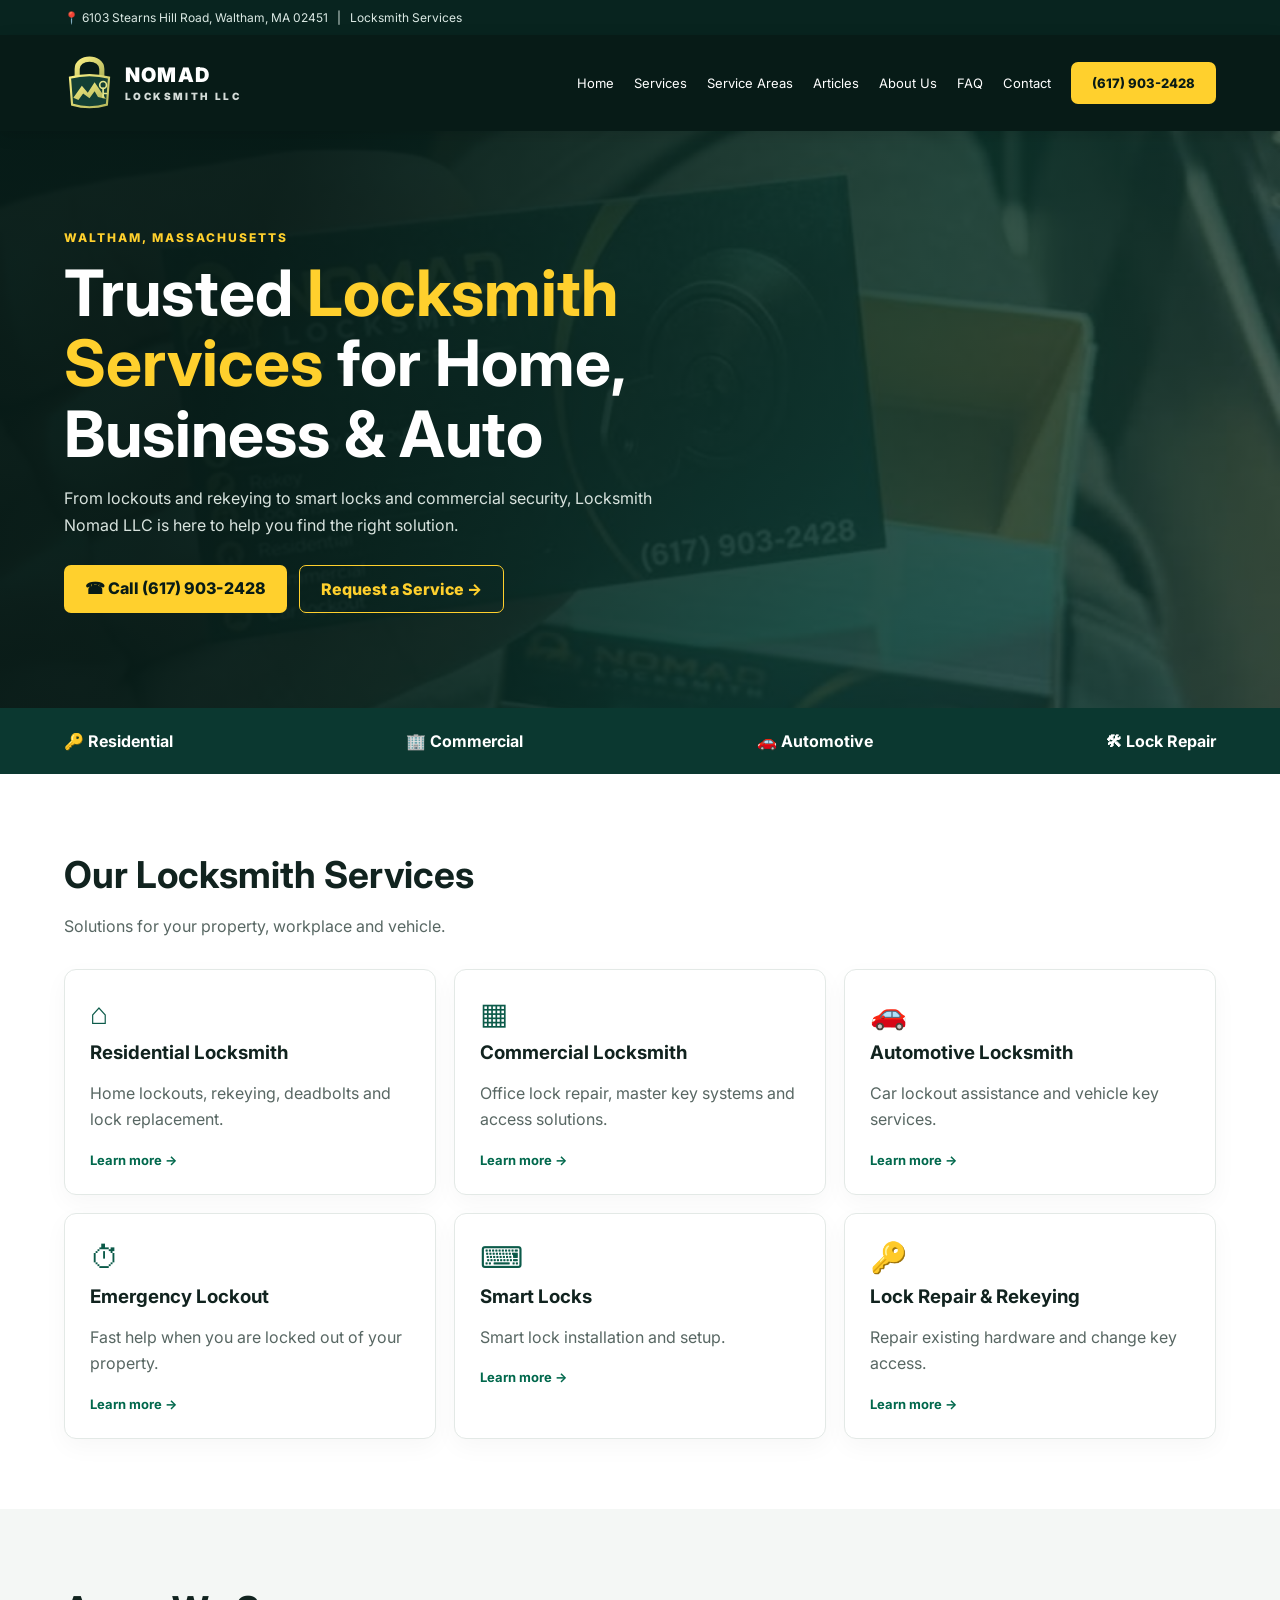
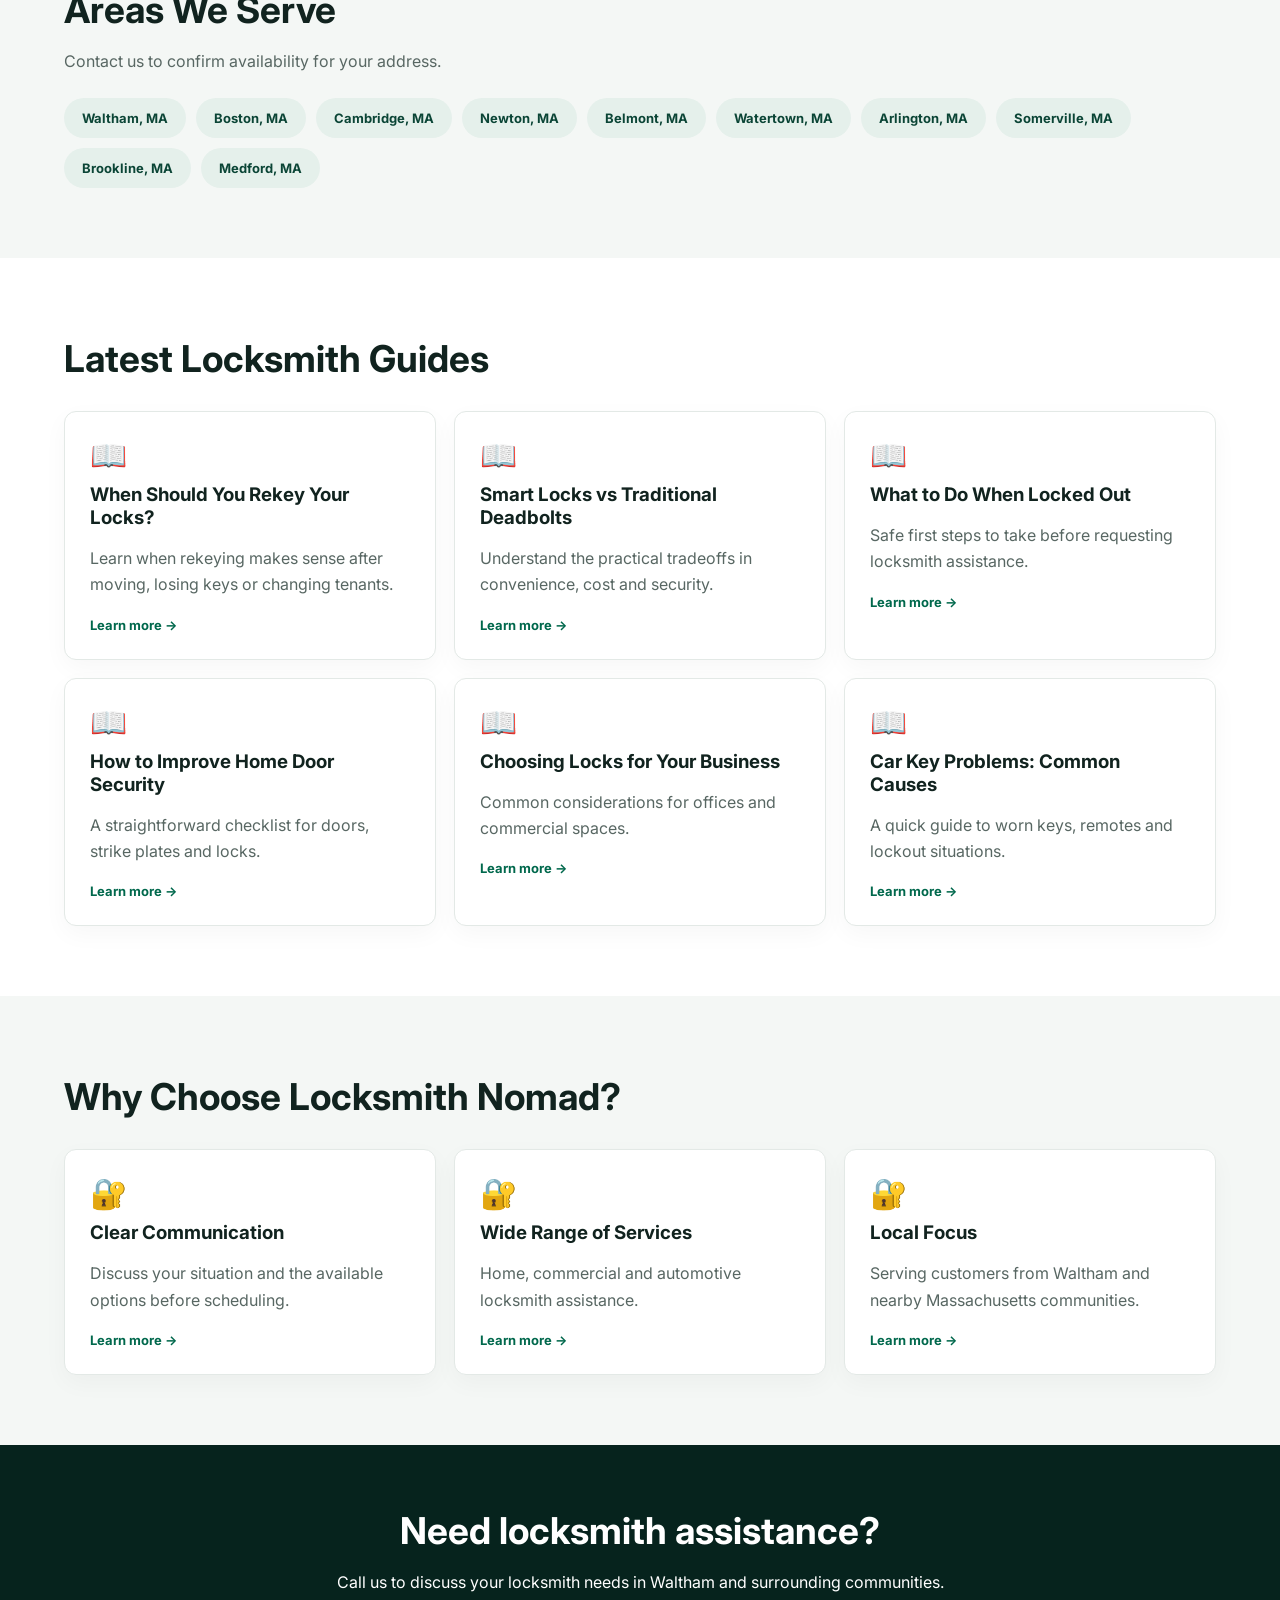
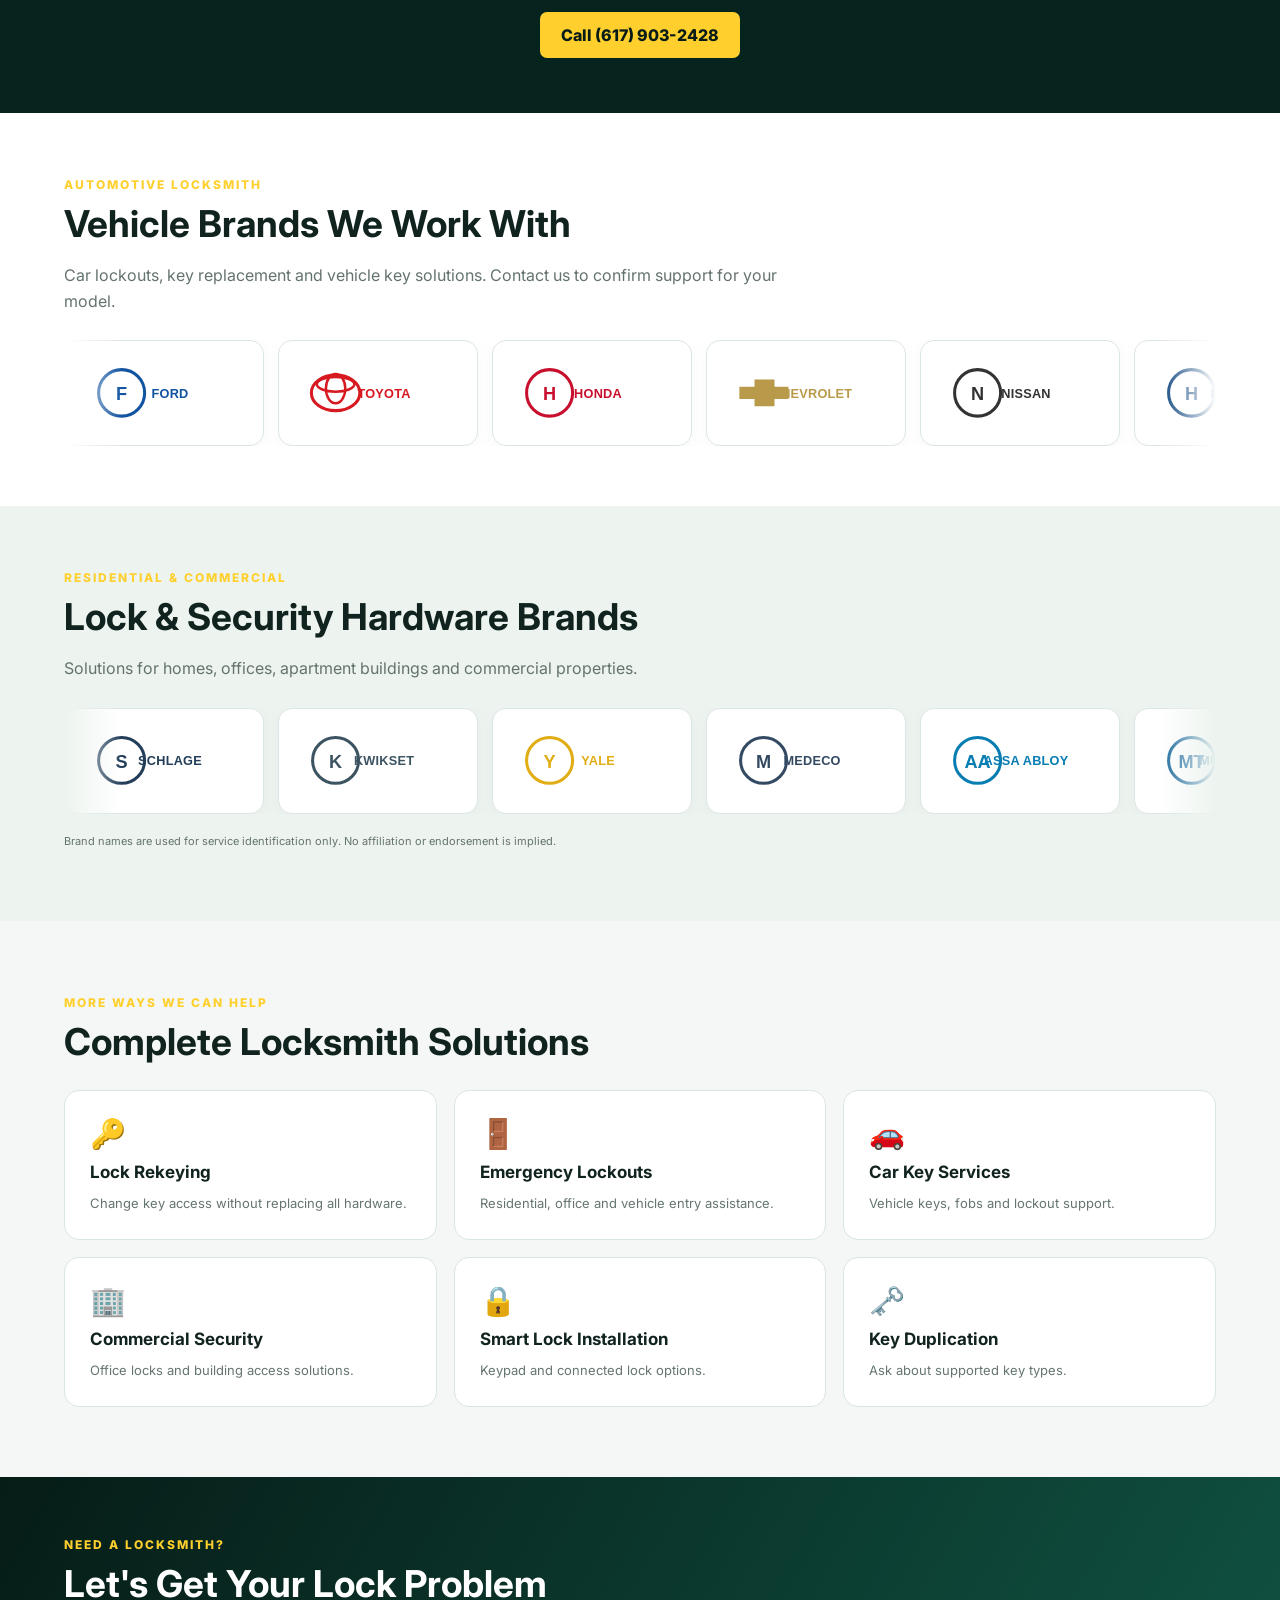
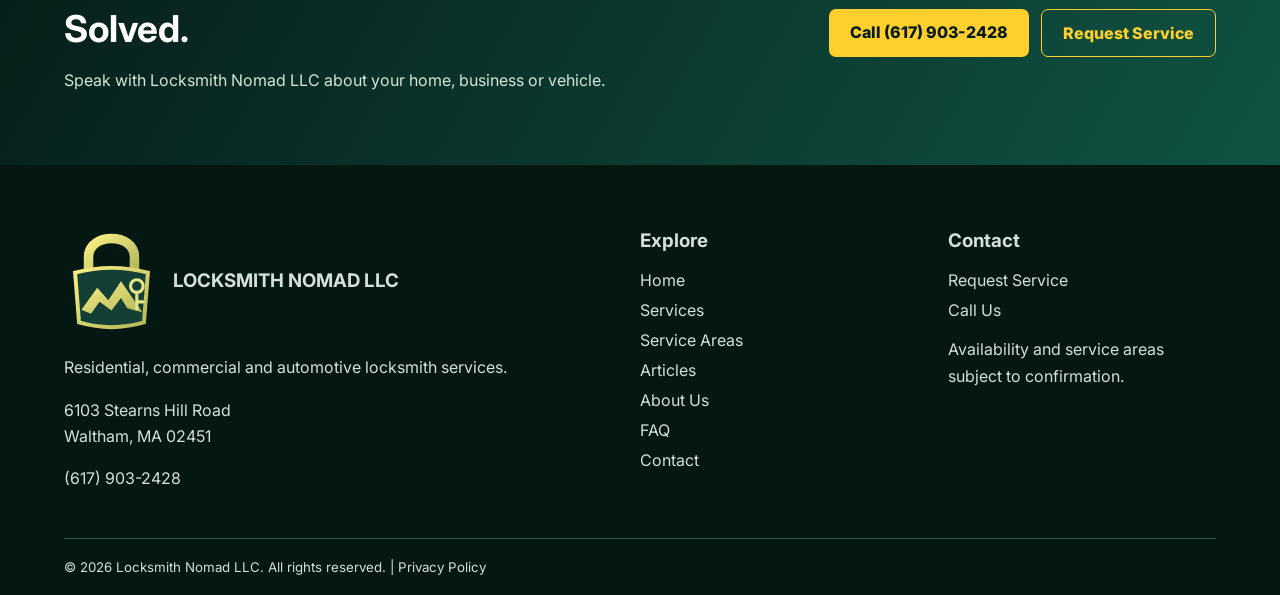
<file: index.html>
<!doctype html><html lang="en"><head><meta charset="utf-8"><meta name="viewport" content="width=device-width,initial-scale=1"><title>Locksmith Services in Waltham MA | Locksmith Nomad LLC</title><meta name="description" content="Locksmith Nomad LLC offers residential, commercial and automotive locksmith services in Waltham MA. Call 617-903-2428."><meta name="theme-color" content="#061d19"><link rel="stylesheet" href="assets/style.css"></head><body><div class="top">📍 6103 Stearns Hill Road, Waltham, MA 02451 &nbsp; | &nbsp; Locksmith Services</div><header class="nav"><a href="index.html" class="brand"><img class="brandlogo" src="assets/nomad-lock-icon.svg" alt="Nomad Locksmith padlock mountain and key logo"><span class="brandwords">NOMAD <small>LOCKSMITH LLC</small></span></a><button class="menu" aria-label="Toggle menu">☰ Menu</button><nav class="navlinks"><a href="index.html">Home</a><a href="services.html">Services</a><a href="areas.html">Service Areas</a><a href="articles.html">Articles</a><a href="about.html">About Us</a><a href="faq.html">FAQ</a><a href="contact.html">Contact</a><a class="btn" href="tel:+16179032428">(617) 903-2428</a></nav></header><main><section class="hero"><div class="wrap"><span class="eyebrow">WALTHAM, MASSACHUSETTS</span><h1>Trusted <span class="gold">Locksmith Services</span> for Home, Business & Auto</h1><p>From lockouts and rekeying to smart locks and commercial security, Locksmith Nomad LLC is here to help you find the right solution.</p><div class="actions"><a class="btn" href="tel:+16179032428">☎ Call (617) 903-2428</a><a class="btn outline" href="contact.html">Request a Service →</a></div></div></section><div class="strip"><div class="wrap"><span>🔑 Residential</span><span>🏢 Commercial</span><span>🚗 Automotive</span><span>🛠 Lock Repair</span></div></div><section class="section "><div class="wrap"><h2>Our Locksmith Services</h2><p class="muted">Solutions for your property, workplace and vehicle.</p><div class="grid"><article class="card"><div class="symbol">⌂</div><h3>Residential Locksmith</h3><p class="muted">Home lockouts, rekeying, deadbolts and lock replacement.</p><a class="more" href="services.html">Learn more →</a></article><article class="card"><div class="symbol">▦</div><h3>Commercial Locksmith</h3><p class="muted">Office lock repair, master key systems and access solutions.</p><a class="more" href="services.html">Learn more →</a></article><article class="card"><div class="symbol">🚗</div><h3>Automotive Locksmith</h3><p class="muted">Car lockout assistance and vehicle key services.</p><a class="more" href="services.html">Learn more →</a></article><article class="card"><div class="symbol">⏱</div><h3>Emergency Lockout</h3><p class="muted">Fast help when you are locked out of your property.</p><a class="more" href="services.html">Learn more →</a></article><article class="card"><div class="symbol">⌨</div><h3>Smart Locks</h3><p class="muted">Smart lock installation and setup.</p><a class="more" href="services.html">Learn more →</a></article><article class="card"><div class="symbol">🔑</div><h3>Lock Repair &amp; Rekeying</h3><p class="muted">Repair existing hardware and change key access.</p><a class="more" href="services.html">Learn more →</a></article></div></div></section><section class="section alt"><div class="wrap"><h2>Areas We Serve</h2><p class="muted">Contact us to confirm availability for your address.</p><div class="areas"><span class="pill">Waltham, MA</span><span class="pill">Boston, MA</span><span class="pill">Cambridge, MA</span><span class="pill">Newton, MA</span><span class="pill">Belmont, MA</span><span class="pill">Watertown, MA</span><span class="pill">Arlington, MA</span><span class="pill">Somerville, MA</span><span class="pill">Brookline, MA</span><span class="pill">Medford, MA</span></div></div></section><section class="section "><div class="wrap"><h2>Latest Locksmith Guides</h2><div class="grid"><article class="card"><div class="symbol">📖</div><h3>When Should You Rekey Your Locks?</h3><p class="muted">Learn when rekeying makes sense after moving, losing keys or changing tenants.</p><a class="more" href="when-to-rekey-locks.html">Learn more →</a></article><article class="card"><div class="symbol">📖</div><h3>Smart Locks vs Traditional Deadbolts</h3><p class="muted">Understand the practical tradeoffs in convenience, cost and security.</p><a class="more" href="smart-locks-vs-deadbolts.html">Learn more →</a></article><article class="card"><div class="symbol">📖</div><h3>What to Do When Locked Out</h3><p class="muted">Safe first steps to take before requesting locksmith assistance.</p><a class="more" href="what-to-do-locked-out.html">Learn more →</a></article><article class="card"><div class="symbol">📖</div><h3>How to Improve Home Door Security</h3><p class="muted">A straightforward checklist for doors, strike plates and locks.</p><a class="more" href="home-door-security.html">Learn more →</a></article><article class="card"><div class="symbol">📖</div><h3>Choosing Locks for Your Business</h3><p class="muted">Common considerations for offices and commercial spaces.</p><a class="more" href="business-locks.html">Learn more →</a></article><article class="card"><div class="symbol">📖</div><h3>Car Key Problems: Common Causes</h3><p class="muted">A quick guide to worn keys, remotes and lockout situations.</p><a class="more" href="car-key-problems.html">Learn more →</a></article></div></div></section><section class="section alt"><div class="wrap"><h2>Why Choose Locksmith Nomad?</h2><div class="grid"><article class="card"><div class="symbol">🔐</div><h3>Clear Communication</h3><p class="muted">Discuss your situation and the available options before scheduling.</p><a class="more" href="contact.html">Learn more →</a></article><article class="card"><div class="symbol">🔐</div><h3>Wide Range of Services</h3><p class="muted">Home, commercial and automotive locksmith assistance.</p><a class="more" href="contact.html">Learn more →</a></article><article class="card"><div class="symbol">🔐</div><h3>Local Focus</h3><p class="muted">Serving customers from Waltham and nearby Massachusetts communities.</p><a class="more" href="contact.html">Learn more →</a></article></div></div></section></main><section class="cta"><div class="wrap"><h2>Need locksmith assistance?</h2><p>Call us to discuss your locksmith needs in Waltham and surrounding communities.</p><a class="btn" href="tel:+16179032428">Call (617) 903-2428</a></div></section><section class="brand-section" aria-label="Automotive locksmith vehicle brands"><div class="wrap"><div class="section-heading"><div><span class="eyebrow">AUTOMOTIVE LOCKSMITH</span><h2>Vehicle Brands We Work With</h2><p>Car lockouts, key replacement and vehicle key solutions. Contact us to confirm support for your model.</p></div></div><div class="brand-marquee"><div class="brand-track"><span class="brand-pill logo-pill"><img src="assets/logos/ford.svg" alt="Ford logo" loading="lazy"></span><span class="brand-pill logo-pill"><img src="assets/logos/toyota.svg" alt="Toyota logo" loading="lazy"></span><span class="brand-pill logo-pill"><img src="assets/logos/honda.svg" alt="Honda logo" loading="lazy"></span><span class="brand-pill logo-pill"><img src="assets/logos/chevrolet.svg" alt="Chevrolet logo" loading="lazy"></span><span class="brand-pill logo-pill"><img src="assets/logos/nissan.svg" alt="Nissan logo" loading="lazy"></span><span class="brand-pill logo-pill"><img src="assets/logos/hyundai.svg" alt="Hyundai logo" loading="lazy"></span><span class="brand-pill logo-pill"><img src="assets/logos/kia.svg" alt="Kia logo" loading="lazy"></span><span class="brand-pill logo-pill"><img src="assets/logos/bmw.svg" alt="BMW logo" loading="lazy"></span><span class="brand-pill logo-pill"><img src="assets/logos/mercedes-benz.svg" alt="Mercedes-Benz logo" loading="lazy"></span><span class="brand-pill logo-pill"><img src="assets/logos/audi.svg" alt="Audi logo" loading="lazy"></span><span class="brand-pill logo-pill"><img src="assets/logos/volkswagen.svg" alt="Volkswagen logo" loading="lazy"></span><span class="brand-pill logo-pill"><img src="assets/logos/jeep.svg" alt="Jeep logo" loading="lazy"></span><span class="brand-pill logo-pill"><img src="assets/logos/dodge.svg" alt="Dodge logo" loading="lazy"></span><span class="brand-pill logo-pill"><img src="assets/logos/lexus.svg" alt="Lexus logo" loading="lazy"></span><span class="brand-pill logo-pill"><img src="assets/logos/subaru.svg" alt="Subaru logo" loading="lazy"></span><span class="brand-pill logo-pill"><img src="assets/logos/mazda.svg" alt="Mazda logo" loading="lazy"></span><span class="brand-pill logo-pill"><img src="assets/logos/ford.svg" alt="Ford logo" loading="lazy"></span><span class="brand-pill logo-pill"><img src="assets/logos/toyota.svg" alt="Toyota logo" loading="lazy"></span><span class="brand-pill logo-pill"><img src="assets/logos/honda.svg" alt="Honda logo" loading="lazy"></span><span class="brand-pill logo-pill"><img src="assets/logos/chevrolet.svg" alt="Chevrolet logo" loading="lazy"></span><span class="brand-pill logo-pill"><img src="assets/logos/nissan.svg" alt="Nissan logo" loading="lazy"></span><span class="brand-pill logo-pill"><img src="assets/logos/hyundai.svg" alt="Hyundai logo" loading="lazy"></span><span class="brand-pill logo-pill"><img src="assets/logos/kia.svg" alt="Kia logo" loading="lazy"></span><span class="brand-pill logo-pill"><img src="assets/logos/bmw.svg" alt="BMW logo" loading="lazy"></span><span class="brand-pill logo-pill"><img src="assets/logos/mercedes-benz.svg" alt="Mercedes-Benz logo" loading="lazy"></span><span class="brand-pill logo-pill"><img src="assets/logos/audi.svg" alt="Audi logo" loading="lazy"></span><span class="brand-pill logo-pill"><img src="assets/logos/volkswagen.svg" alt="Volkswagen logo" loading="lazy"></span><span class="brand-pill logo-pill"><img src="assets/logos/jeep.svg" alt="Jeep logo" loading="lazy"></span><span class="brand-pill logo-pill"><img src="assets/logos/dodge.svg" alt="Dodge logo" loading="lazy"></span><span class="brand-pill logo-pill"><img src="assets/logos/lexus.svg" alt="Lexus logo" loading="lazy"></span><span class="brand-pill logo-pill"><img src="assets/logos/subaru.svg" alt="Subaru logo" loading="lazy"></span><span class="brand-pill logo-pill"><img src="assets/logos/mazda.svg" alt="Mazda logo" loading="lazy"></span></div></div></div></section><section class="brand-section building-brands" aria-label="Lock and access control brands"><div class="wrap"><span class="eyebrow">RESIDENTIAL & COMMERCIAL</span><h2>Lock & Security Hardware Brands</h2><p>Solutions for homes, offices, apartment buildings and commercial properties.</p><div class="brand-marquee"><div class="brand-track reverse"><span class="brand-pill logo-pill"><img src="assets/logos/schlage.svg" alt="Schlage logo" loading="lazy"></span><span class="brand-pill logo-pill"><img src="assets/logos/kwikset.svg" alt="Kwikset logo" loading="lazy"></span><span class="brand-pill logo-pill"><img src="assets/logos/yale.svg" alt="Yale logo" loading="lazy"></span><span class="brand-pill logo-pill"><img src="assets/logos/medeco.svg" alt="Medeco logo" loading="lazy"></span><span class="brand-pill logo-pill"><img src="assets/logos/assa-abloy.svg" alt="ASSA ABLOY logo" loading="lazy"></span><span class="brand-pill logo-pill"><img src="assets/logos/mul-t-lock.svg" alt="Mul-T-Lock logo" loading="lazy"></span><span class="brand-pill logo-pill"><img src="assets/logos/baldwin.svg" alt="Baldwin logo" loading="lazy"></span><span class="brand-pill logo-pill"><img src="assets/logos/master-lock.svg" alt="Master Lock logo" loading="lazy"></span><span class="brand-pill logo-pill"><img src="assets/logos/kaba.svg" alt="Kaba logo" loading="lazy"></span><span class="brand-pill logo-pill"><img src="assets/logos/sargent.svg" alt="Sargent logo" loading="lazy"></span><span class="brand-pill logo-pill"><img src="assets/logos/corbin-russwin.svg" alt="Corbin Russwin logo" loading="lazy"></span><span class="brand-pill logo-pill"><img src="assets/logos/arrow.svg" alt="Arrow logo" loading="lazy"></span><span class="brand-pill logo-pill"><img src="assets/logos/schlage.svg" alt="Schlage logo" loading="lazy"></span><span class="brand-pill logo-pill"><img src="assets/logos/kwikset.svg" alt="Kwikset logo" loading="lazy"></span><span class="brand-pill logo-pill"><img src="assets/logos/yale.svg" alt="Yale logo" loading="lazy"></span><span class="brand-pill logo-pill"><img src="assets/logos/medeco.svg" alt="Medeco logo" loading="lazy"></span><span class="brand-pill logo-pill"><img src="assets/logos/assa-abloy.svg" alt="ASSA ABLOY logo" loading="lazy"></span><span class="brand-pill logo-pill"><img src="assets/logos/mul-t-lock.svg" alt="Mul-T-Lock logo" loading="lazy"></span><span class="brand-pill logo-pill"><img src="assets/logos/baldwin.svg" alt="Baldwin logo" loading="lazy"></span><span class="brand-pill logo-pill"><img src="assets/logos/master-lock.svg" alt="Master Lock logo" loading="lazy"></span><span class="brand-pill logo-pill"><img src="assets/logos/kaba.svg" alt="Kaba logo" loading="lazy"></span><span class="brand-pill logo-pill"><img src="assets/logos/sargent.svg" alt="Sargent logo" loading="lazy"></span><span class="brand-pill logo-pill"><img src="assets/logos/corbin-russwin.svg" alt="Corbin Russwin logo" loading="lazy"></span><span class="brand-pill logo-pill"><img src="assets/logos/arrow.svg" alt="Arrow logo" loading="lazy"></span></div></div><p class="brand-disclaimer">Brand names are used for service identification only. No affiliation or endorsement is implied.</p></div></section><section class="section alt"><div class="wrap"><span class="eyebrow">MORE WAYS WE CAN HELP</span><h2>Complete Locksmith Solutions</h2><div class="feature-grid"><a href="services.html" class="feature-item"><span>🔑</span><strong>Lock Rekeying</strong><small>Change key access without replacing all hardware.</small></a><a href="services.html" class="feature-item"><span>🚪</span><strong>Emergency Lockouts</strong><small>Residential, office and vehicle entry assistance.</small></a><a href="services.html" class="feature-item"><span>🚗</span><strong>Car Key Services</strong><small>Vehicle keys, fobs and lockout support.</small></a><a href="services.html" class="feature-item"><span>🏢</span><strong>Commercial Security</strong><small>Office locks and building access solutions.</small></a><a href="services.html" class="feature-item"><span>🔒</span><strong>Smart Lock Installation</strong><small>Keypad and connected lock options.</small></a><a href="services.html" class="feature-item"><span>🗝️</span><strong>Key Duplication</strong><small>Ask about supported key types.</small></a></div></div></section><section class="cta-banner"><div class="wrap cta-inner"><div><span class="eyebrow">NEED A LOCKSMITH?</span><h2>Let's Get Your Lock Problem Solved.</h2><p>Speak with Locksmith Nomad LLC about your home, business or vehicle.</p></div><div class="actions"><a class="btn" href="tel:+16179032428">Call (617) 903-2428</a><a class="btn outline" href="contact.html">Request Service</a></div></div></section><footer class="footer"><div class="wrap"><div class="footgrid"><div><h3><img class="footerlogo" src="assets/nomad-lock-icon.svg" alt="Nomad Locksmith logo"> LOCKSMITH NOMAD LLC</h3><p>Residential, commercial and automotive locksmith services.</p><p>6103 Stearns Hill Road<br>Waltham, MA 02451</p><p><a href="tel:+16179032428">(617) 903-2428</a></p></div><div><h3>Explore</h3><a href="index.html">Home</a><a href="services.html">Services</a><a href="areas.html">Service Areas</a><a href="articles.html">Articles</a><a href="about.html">About Us</a><a href="faq.html">FAQ</a><a href="contact.html">Contact</a></div><div><h3>Contact</h3><a href="contact.html">Request Service</a><a href="tel:+16179032428">Call Us</a><p>Availability and service areas subject to confirmation.</p></div></div><small>© 2026 Locksmith Nomad LLC. All rights reserved. | <a href="privacy.html" style="display:inline">Privacy Policy</a></small></div></footer><script src="assets/script.js"></script></body></html>
</file>
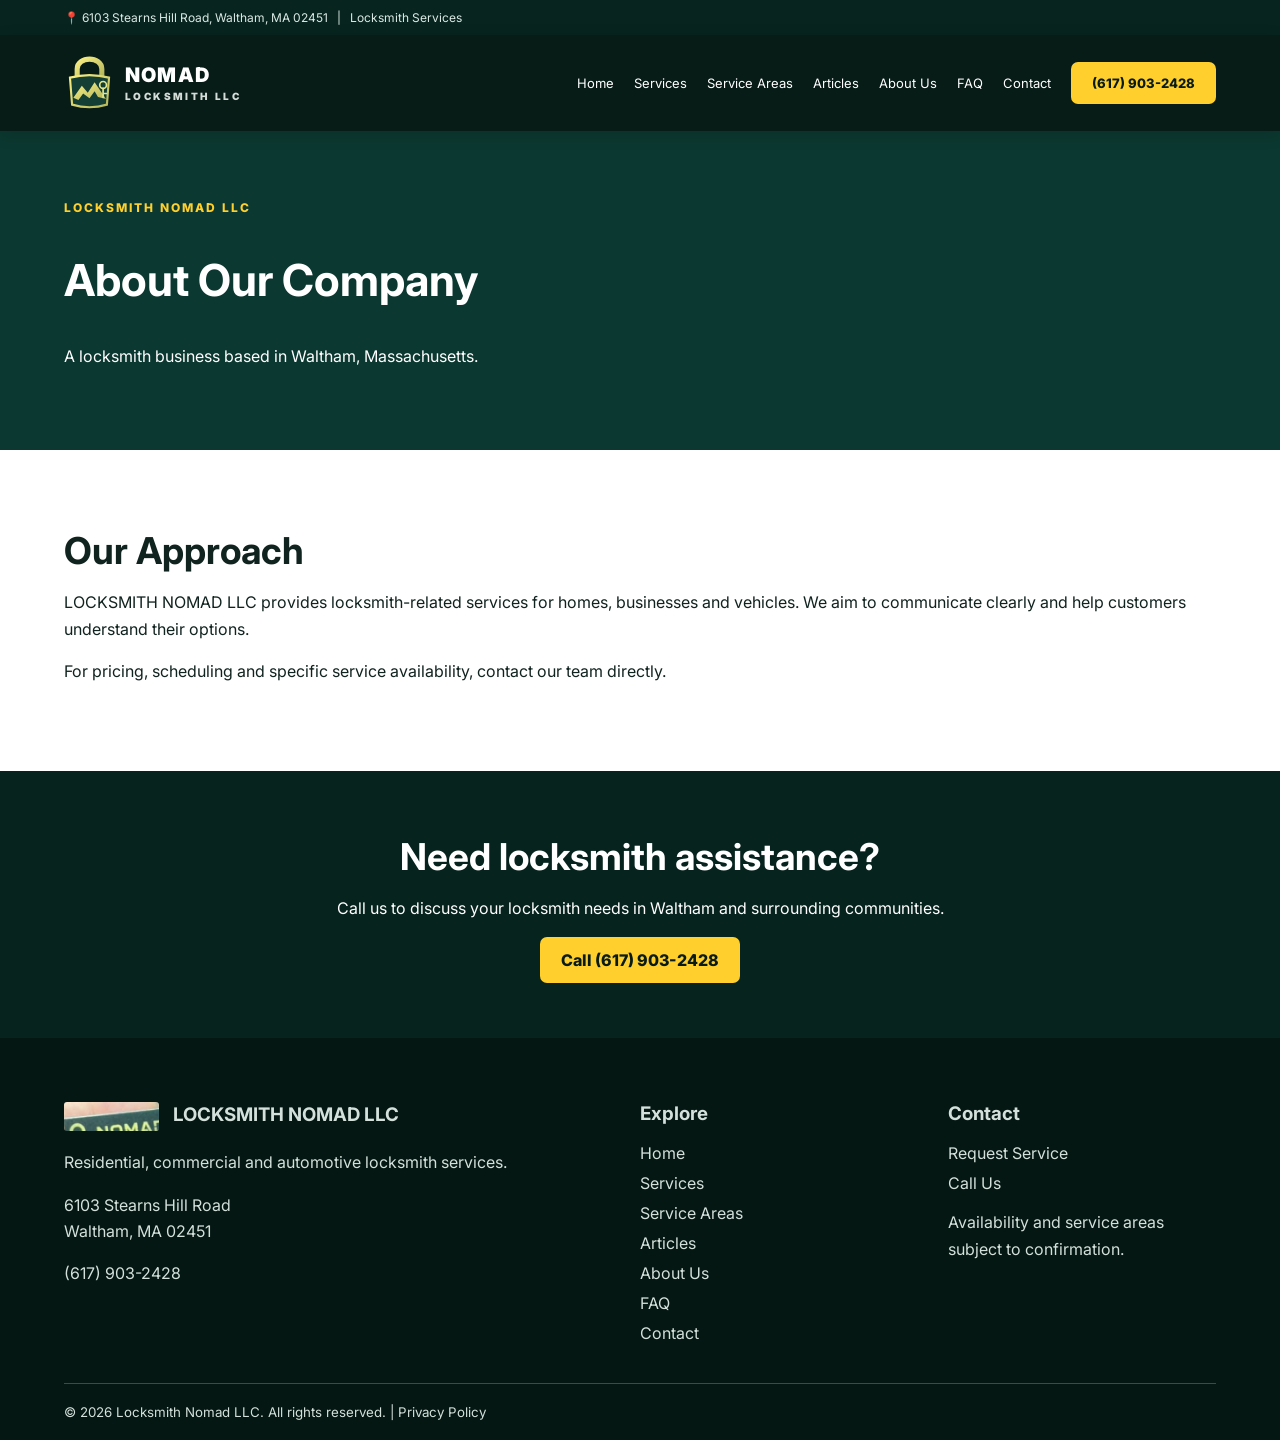
<file: about.html>
<!doctype html><html lang="en"><head><meta charset="utf-8"><meta name="viewport" content="width=device-width,initial-scale=1"><title>About Locksmith Nomad LLC | Locksmith Nomad LLC</title><meta name="description" content="Learn about Locksmith Nomad LLC, a locksmith company based in Waltham MA."><meta name="theme-color" content="#061d19"><link rel="stylesheet" href="assets/style.css"></head><body><div class="top">📍 6103 Stearns Hill Road, Waltham, MA 02451 &nbsp; | &nbsp; Locksmith Services</div><header class="nav"><a href="index.html" class="brand"><img class="brandlogo" src="assets/nomad-lock-icon.svg" alt="Nomad Locksmith padlock mountain and key logo"><span class="brandwords">NOMAD <small>LOCKSMITH LLC</small></span></a><button class="menu" aria-label="Toggle menu">☰ Menu</button><nav class="navlinks"><a href="index.html">Home</a><a href="services.html">Services</a><a href="areas.html">Service Areas</a><a href="articles.html">Articles</a><a href="about.html">About Us</a><a href="faq.html">FAQ</a><a href="contact.html">Contact</a><a class="btn" href="tel:+16179032428">(617) 903-2428</a></nav></header><main><section class="pagehead"><div class="wrap"><span class="eyebrow">LOCKSMITH NOMAD LLC</span><h1>About Our Company</h1><p>A locksmith business based in Waltham, Massachusetts.</p></div></section><section class="section "><div class="wrap"><h2>Our Approach</h2><p>LOCKSMITH NOMAD LLC provides locksmith-related services for homes, businesses and vehicles. We aim to communicate clearly and help customers understand their options.</p><p>For pricing, scheduling and specific service availability, contact our team directly.</p></div></section></main><section class="cta"><div class="wrap"><h2>Need locksmith assistance?</h2><p>Call us to discuss your locksmith needs in Waltham and surrounding communities.</p><a class="btn" href="tel:+16179032428">Call (617) 903-2428</a></div></section><footer class="footer"><div class="wrap"><div class="footgrid"><div><h3><img class="footerlogo" src="assets/original-card-logo.jpg" alt="Nomad Locksmith logo"> LOCKSMITH NOMAD LLC</h3><p>Residential, commercial and automotive locksmith services.</p><p>6103 Stearns Hill Road<br>Waltham, MA 02451</p><p><a href="tel:+16179032428">(617) 903-2428</a></p></div><div><h3>Explore</h3><a href="index.html">Home</a><a href="services.html">Services</a><a href="areas.html">Service Areas</a><a href="articles.html">Articles</a><a href="about.html">About Us</a><a href="faq.html">FAQ</a><a href="contact.html">Contact</a></div><div><h3>Contact</h3><a href="contact.html">Request Service</a><a href="tel:+16179032428">Call Us</a><p>Availability and service areas subject to confirmation.</p></div></div><small>© 2026 Locksmith Nomad LLC. All rights reserved. | <a href="privacy.html" style="display:inline">Privacy Policy</a></small></div></footer><script src="assets/script.js"></script></body></html>
</file>
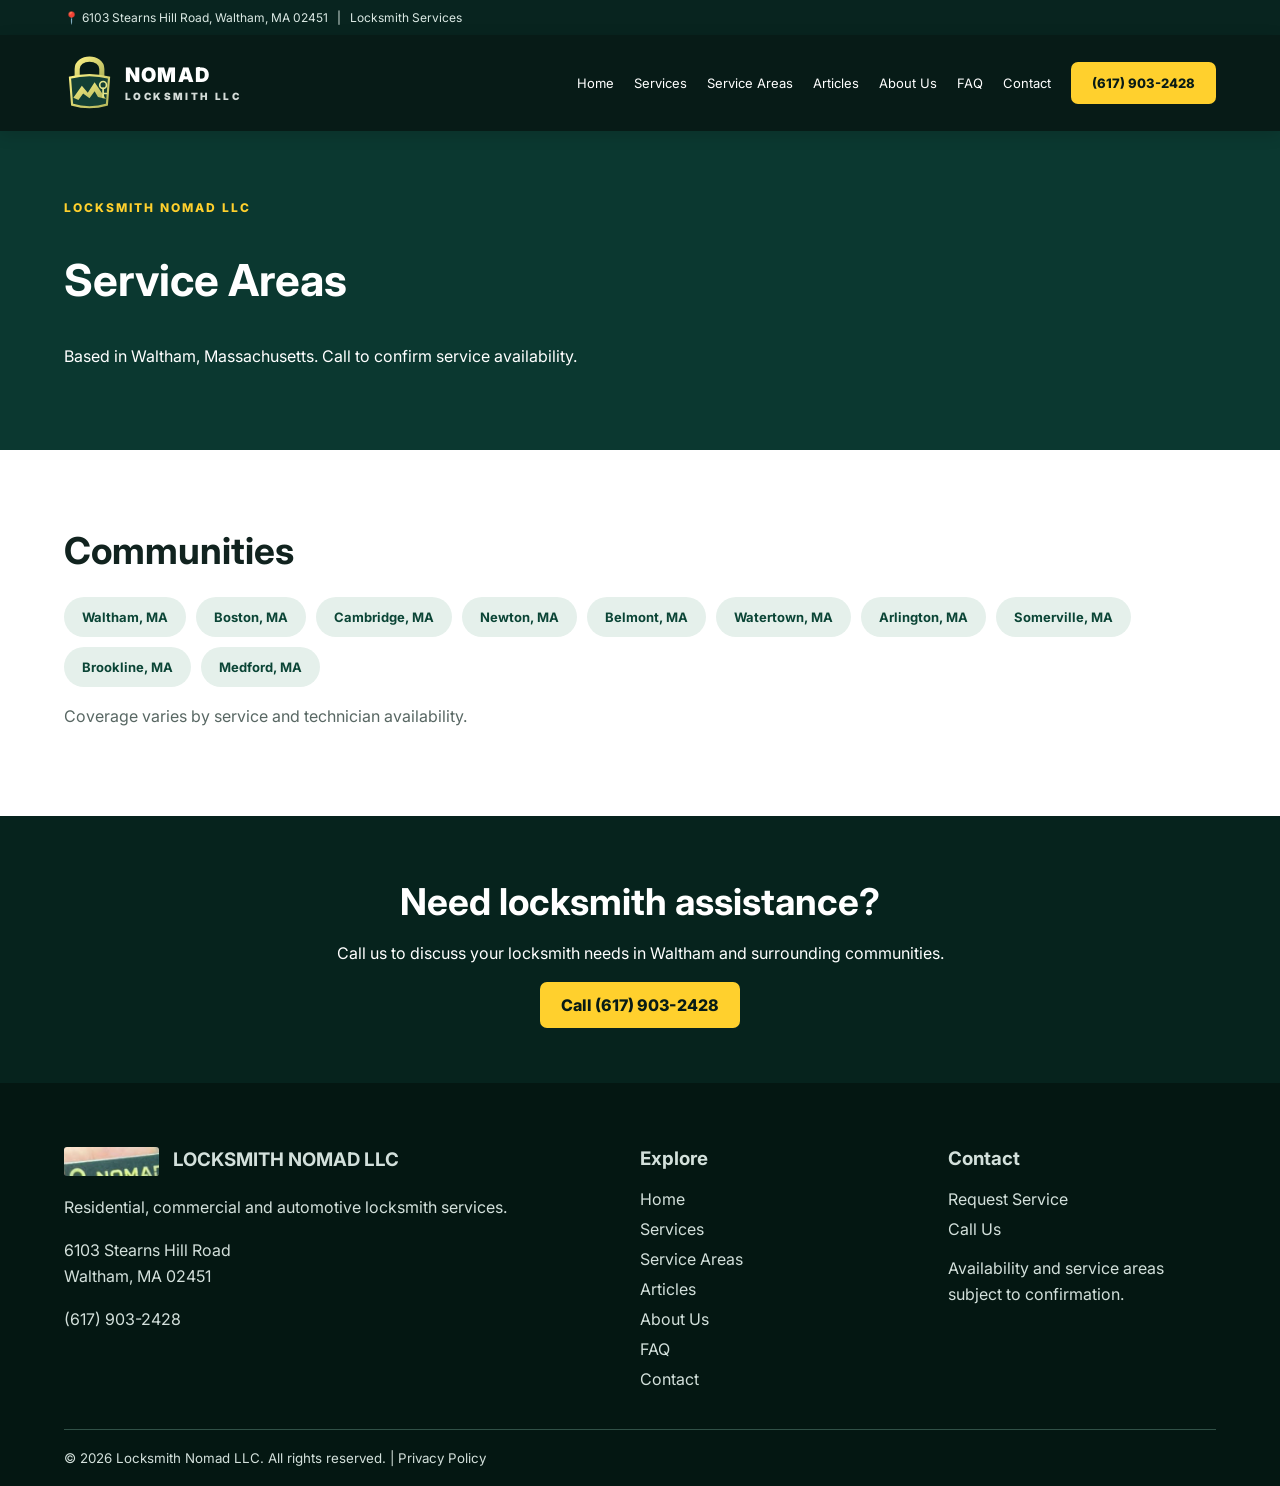
<file: areas.html>
<!doctype html><html lang="en"><head><meta charset="utf-8"><meta name="viewport" content="width=device-width,initial-scale=1"><title>Service Areas | Locksmith Nomad LLC</title><meta name="description" content="Locksmith service areas around Waltham, Boston, Cambridge, Newton and nearby Massachusetts communities."><meta name="theme-color" content="#061d19"><link rel="stylesheet" href="assets/style.css"></head><body><div class="top">📍 6103 Stearns Hill Road, Waltham, MA 02451 &nbsp; | &nbsp; Locksmith Services</div><header class="nav"><a href="index.html" class="brand"><img class="brandlogo" src="assets/nomad-lock-icon.svg" alt="Nomad Locksmith padlock mountain and key logo"><span class="brandwords">NOMAD <small>LOCKSMITH LLC</small></span></a><button class="menu" aria-label="Toggle menu">☰ Menu</button><nav class="navlinks"><a href="index.html">Home</a><a href="services.html">Services</a><a href="areas.html">Service Areas</a><a href="articles.html">Articles</a><a href="about.html">About Us</a><a href="faq.html">FAQ</a><a href="contact.html">Contact</a><a class="btn" href="tel:+16179032428">(617) 903-2428</a></nav></header><main><section class="pagehead"><div class="wrap"><span class="eyebrow">LOCKSMITH NOMAD LLC</span><h1>Service Areas</h1><p>Based in Waltham, Massachusetts. Call to confirm service availability.</p></div></section><section class="section "><div class="wrap"><h2>Communities</h2><div class="areas"><span class="pill">Waltham, MA</span><span class="pill">Boston, MA</span><span class="pill">Cambridge, MA</span><span class="pill">Newton, MA</span><span class="pill">Belmont, MA</span><span class="pill">Watertown, MA</span><span class="pill">Arlington, MA</span><span class="pill">Somerville, MA</span><span class="pill">Brookline, MA</span><span class="pill">Medford, MA</span></div><p class="muted">Coverage varies by service and technician availability.</p></div></section></main><section class="cta"><div class="wrap"><h2>Need locksmith assistance?</h2><p>Call us to discuss your locksmith needs in Waltham and surrounding communities.</p><a class="btn" href="tel:+16179032428">Call (617) 903-2428</a></div></section><footer class="footer"><div class="wrap"><div class="footgrid"><div><h3><img class="footerlogo" src="assets/original-card-logo.jpg" alt="Nomad Locksmith logo"> LOCKSMITH NOMAD LLC</h3><p>Residential, commercial and automotive locksmith services.</p><p>6103 Stearns Hill Road<br>Waltham, MA 02451</p><p><a href="tel:+16179032428">(617) 903-2428</a></p></div><div><h3>Explore</h3><a href="index.html">Home</a><a href="services.html">Services</a><a href="areas.html">Service Areas</a><a href="articles.html">Articles</a><a href="about.html">About Us</a><a href="faq.html">FAQ</a><a href="contact.html">Contact</a></div><div><h3>Contact</h3><a href="contact.html">Request Service</a><a href="tel:+16179032428">Call Us</a><p>Availability and service areas subject to confirmation.</p></div></div><small>© 2026 Locksmith Nomad LLC. All rights reserved. | <a href="privacy.html" style="display:inline">Privacy Policy</a></small></div></footer><script src="assets/script.js"></script></body></html>
</file>
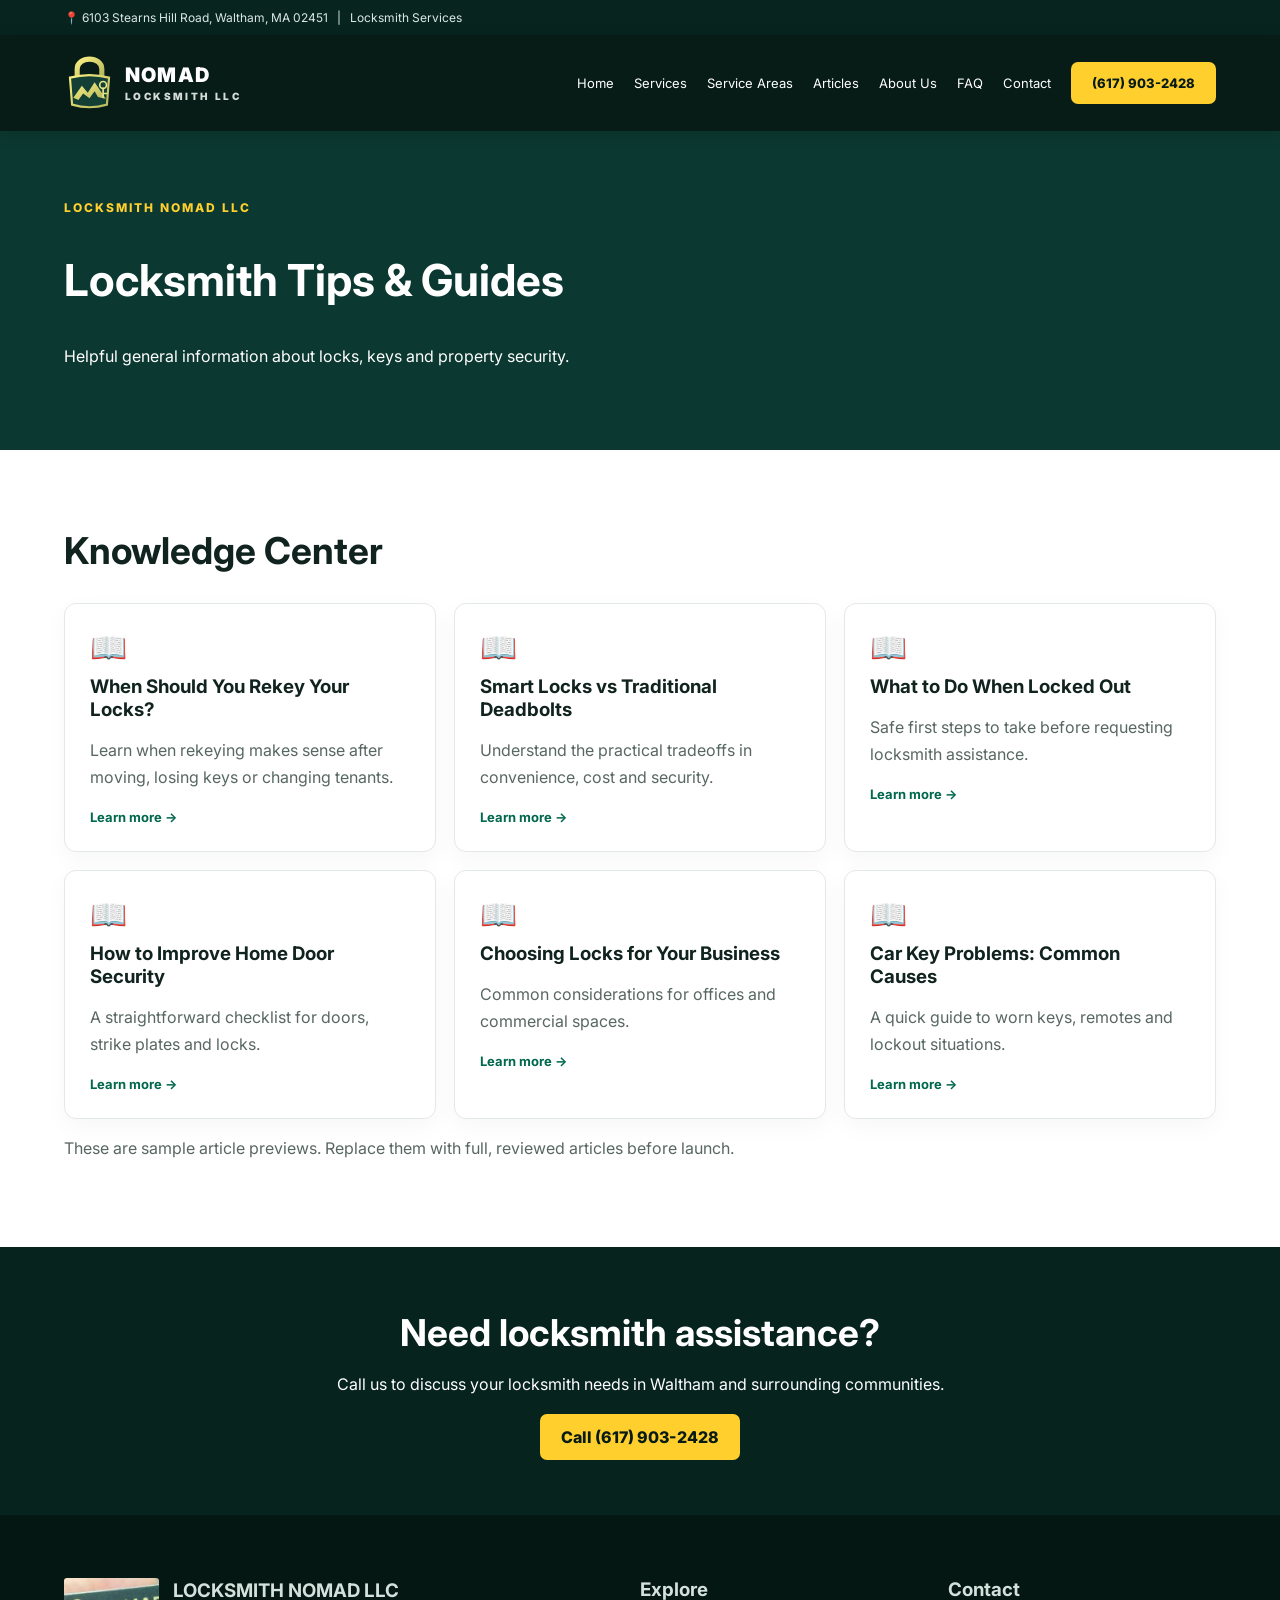
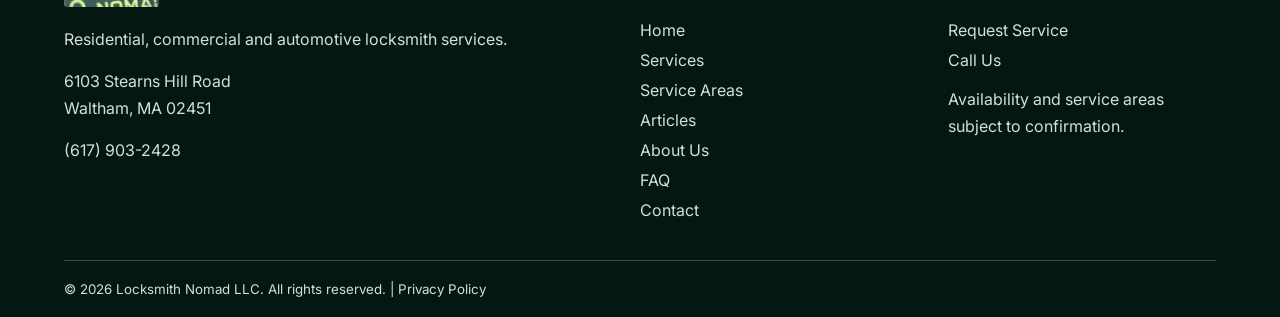
<file: articles.html>
<!doctype html><html lang="en"><head><meta charset="utf-8"><meta name="viewport" content="width=device-width,initial-scale=1"><title>Locksmith Articles | Locksmith Nomad LLC</title><meta name="description" content="Locksmith tips and guides on rekeying, smart locks, door security and car keys."><meta name="theme-color" content="#061d19"><link rel="stylesheet" href="assets/style.css"></head><body><div class="top">📍 6103 Stearns Hill Road, Waltham, MA 02451 &nbsp; | &nbsp; Locksmith Services</div><header class="nav"><a href="index.html" class="brand"><img class="brandlogo" src="assets/nomad-lock-icon.svg" alt="Nomad Locksmith padlock mountain and key logo"><span class="brandwords">NOMAD <small>LOCKSMITH LLC</small></span></a><button class="menu" aria-label="Toggle menu">☰ Menu</button><nav class="navlinks"><a href="index.html">Home</a><a href="services.html">Services</a><a href="areas.html">Service Areas</a><a href="articles.html">Articles</a><a href="about.html">About Us</a><a href="faq.html">FAQ</a><a href="contact.html">Contact</a><a class="btn" href="tel:+16179032428">(617) 903-2428</a></nav></header><main><section class="pagehead"><div class="wrap"><span class="eyebrow">LOCKSMITH NOMAD LLC</span><h1>Locksmith Tips & Guides</h1><p>Helpful general information about locks, keys and property security.</p></div></section><section class="section "><div class="wrap"><h2>Knowledge Center</h2><div class="grid"><article class="card"><div class="symbol">📖</div><h3>When Should You Rekey Your Locks?</h3><p class="muted">Learn when rekeying makes sense after moving, losing keys or changing tenants.</p><a class="more" href="when-to-rekey-locks.html">Learn more →</a></article><article class="card"><div class="symbol">📖</div><h3>Smart Locks vs Traditional Deadbolts</h3><p class="muted">Understand the practical tradeoffs in convenience, cost and security.</p><a class="more" href="smart-locks-vs-deadbolts.html">Learn more →</a></article><article class="card"><div class="symbol">📖</div><h3>What to Do When Locked Out</h3><p class="muted">Safe first steps to take before requesting locksmith assistance.</p><a class="more" href="what-to-do-locked-out.html">Learn more →</a></article><article class="card"><div class="symbol">📖</div><h3>How to Improve Home Door Security</h3><p class="muted">A straightforward checklist for doors, strike plates and locks.</p><a class="more" href="home-door-security.html">Learn more →</a></article><article class="card"><div class="symbol">📖</div><h3>Choosing Locks for Your Business</h3><p class="muted">Common considerations for offices and commercial spaces.</p><a class="more" href="business-locks.html">Learn more →</a></article><article class="card"><div class="symbol">📖</div><h3>Car Key Problems: Common Causes</h3><p class="muted">A quick guide to worn keys, remotes and lockout situations.</p><a class="more" href="car-key-problems.html">Learn more →</a></article></div><p class="muted">These are sample article previews. Replace them with full, reviewed articles before launch.</p></div></section></main><section class="cta"><div class="wrap"><h2>Need locksmith assistance?</h2><p>Call us to discuss your locksmith needs in Waltham and surrounding communities.</p><a class="btn" href="tel:+16179032428">Call (617) 903-2428</a></div></section><footer class="footer"><div class="wrap"><div class="footgrid"><div><h3><img class="footerlogo" src="assets/original-card-logo.jpg" alt="Nomad Locksmith logo"> LOCKSMITH NOMAD LLC</h3><p>Residential, commercial and automotive locksmith services.</p><p>6103 Stearns Hill Road<br>Waltham, MA 02451</p><p><a href="tel:+16179032428">(617) 903-2428</a></p></div><div><h3>Explore</h3><a href="index.html">Home</a><a href="services.html">Services</a><a href="areas.html">Service Areas</a><a href="articles.html">Articles</a><a href="about.html">About Us</a><a href="faq.html">FAQ</a><a href="contact.html">Contact</a></div><div><h3>Contact</h3><a href="contact.html">Request Service</a><a href="tel:+16179032428">Call Us</a><p>Availability and service areas subject to confirmation.</p></div></div><small>© 2026 Locksmith Nomad LLC. All rights reserved. | <a href="privacy.html" style="display:inline">Privacy Policy</a></small></div></footer><script src="assets/script.js"></script></body></html>
</file>
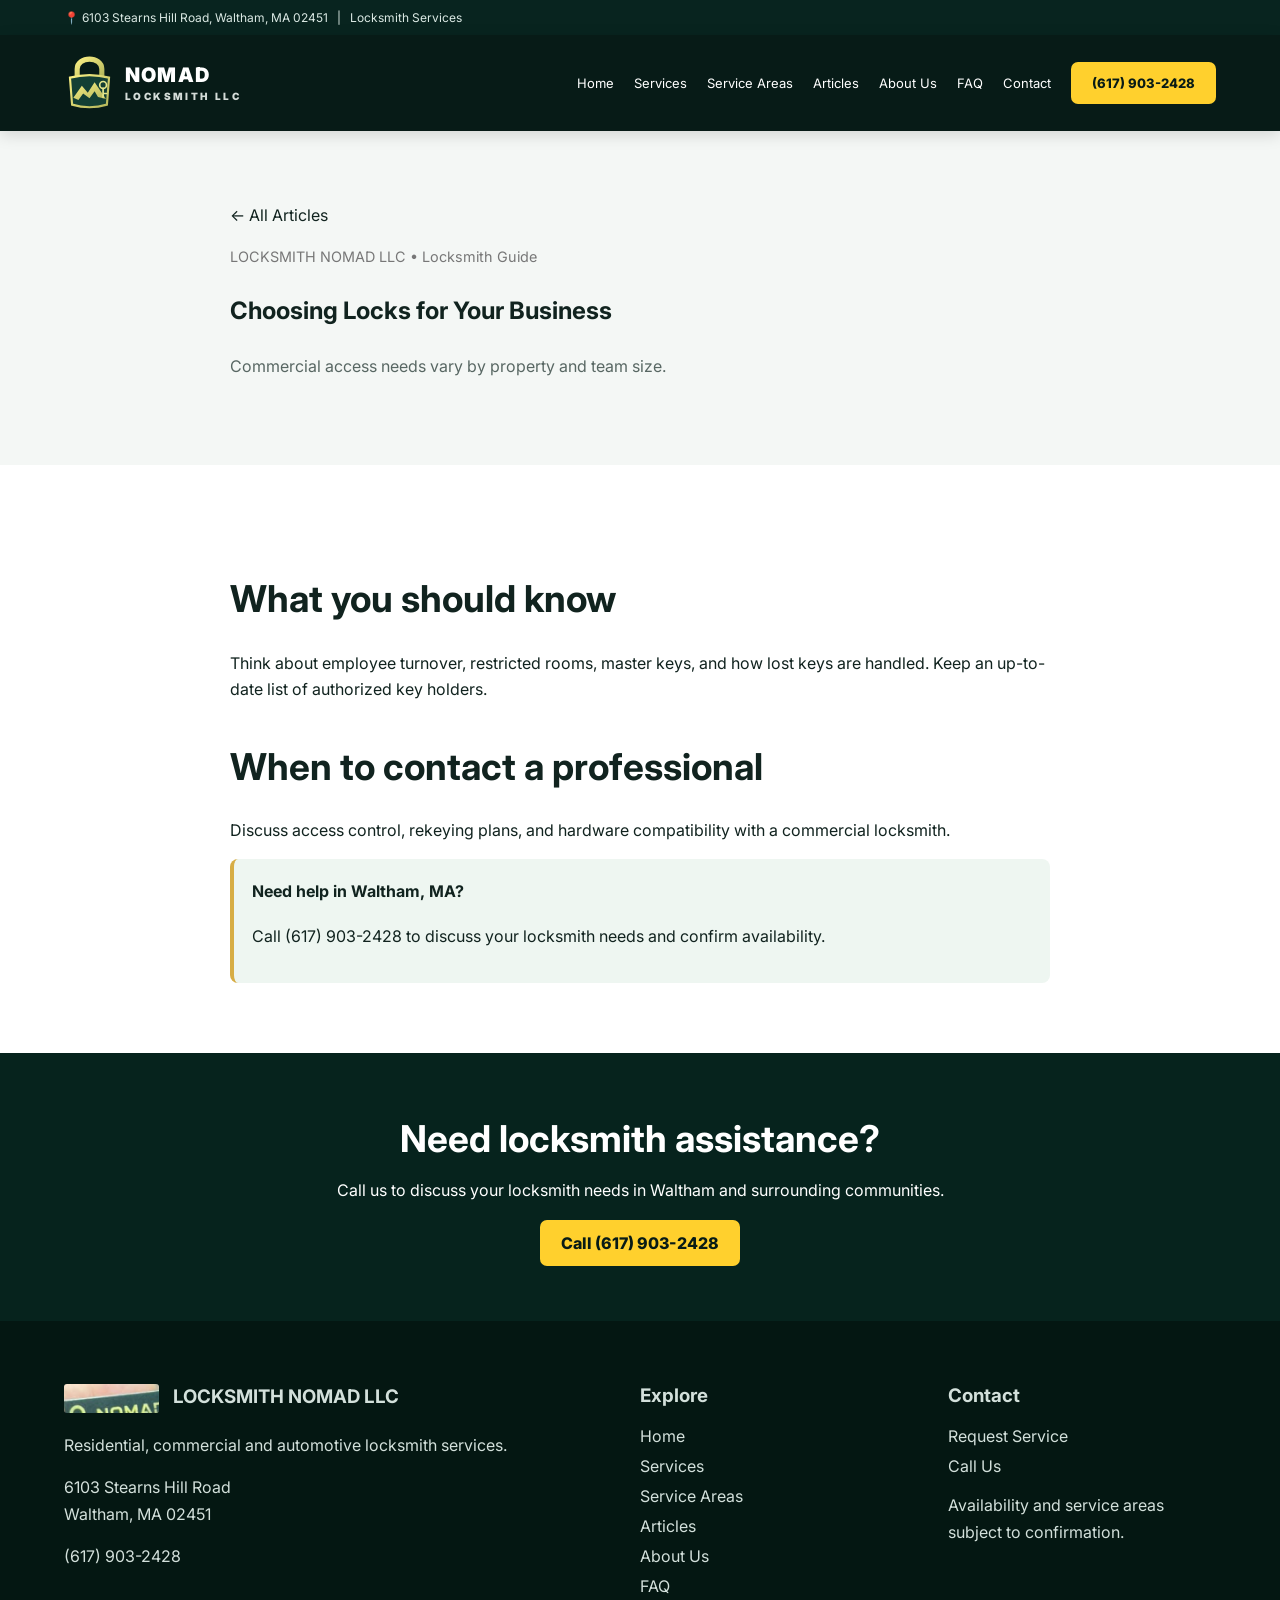
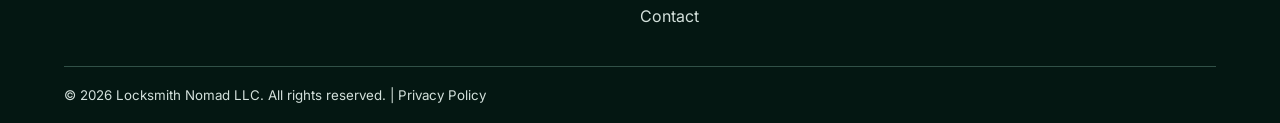
<file: business-locks.html>
<!doctype html><html lang="en"><head><meta charset="utf-8"><meta name="viewport" content="width=device-width,initial-scale=1"><title>Choosing Locks for Your Business | Locksmith Nomad LLC</title><meta name="description" content="Locksmith Nomad LLC offers residential, commercial and automotive locksmith services in Waltham MA. Call 617-903-2428."><meta name="theme-color" content="#061d19"><link rel="stylesheet" href="assets/style.css"></head><body><div class="top">📍 6103 Stearns Hill Road, Waltham, MA 02451 &nbsp; | &nbsp; Locksmith Services</div><header class="nav"><a href="index.html" class="brand"><img class="brandlogo" src="assets/nomad-lock-icon.svg" alt="Nomad Locksmith padlock mountain and key logo"><span class="brandwords">NOMAD <small>LOCKSMITH LLC</small></span></a><button class="menu" aria-label="Toggle menu">☰ Menu</button><nav class="navlinks"><a href="index.html">Home</a><a href="services.html">Services</a><a href="areas.html">Service Areas</a><a href="articles.html">Articles</a><a href="about.html">About Us</a><a href="faq.html">FAQ</a><a href="contact.html">Contact</a><a class="btn" href="tel:+16179032428">(617) 903-2428</a></nav></header><main><section class="section alt"><div class="wrap article-body"><a href="articles.html">← All Articles</a><p class="article-meta">LOCKSMITH NOMAD LLC • Locksmith Guide</p><h1>Choosing Locks for Your Business</h1><p class="muted">Commercial access needs vary by property and team size.</p></div></section><section class="section"><div class="wrap article-body"><h2>What you should know</h2><p>Think about employee turnover, restricted rooms, master keys, and how lost keys are handled. Keep an up-to-date list of authorized key holders.</p><h2>When to contact a professional</h2><p>Discuss access control, rekeying plans, and hardware compatibility with a commercial locksmith.</p><div class="notice"><strong>Need help in Waltham, MA?</strong><p>Call <a href="tel:+16179032428">(617) 903-2428</a> to discuss your locksmith needs and confirm availability.</p></div></div></section></main><section class="cta"><div class="wrap"><h2>Need locksmith assistance?</h2><p>Call us to discuss your locksmith needs in Waltham and surrounding communities.</p><a class="btn" href="tel:+16179032428">Call (617) 903-2428</a></div></section><footer class="footer"><div class="wrap"><div class="footgrid"><div><h3><img class="footerlogo" src="assets/original-card-logo.jpg" alt="Nomad Locksmith logo"> LOCKSMITH NOMAD LLC</h3><p>Residential, commercial and automotive locksmith services.</p><p>6103 Stearns Hill Road<br>Waltham, MA 02451</p><p><a href="tel:+16179032428">(617) 903-2428</a></p></div><div><h3>Explore</h3><a href="index.html">Home</a><a href="services.html">Services</a><a href="areas.html">Service Areas</a><a href="articles.html">Articles</a><a href="about.html">About Us</a><a href="faq.html">FAQ</a><a href="contact.html">Contact</a></div><div><h3>Contact</h3><a href="contact.html">Request Service</a><a href="tel:+16179032428">Call Us</a><p>Availability and service areas subject to confirmation.</p></div></div><small>© 2026 Locksmith Nomad LLC. All rights reserved. | <a href="privacy.html" style="display:inline">Privacy Policy</a></small></div></footer><script src="assets/script.js"></script></body></html>
</file>
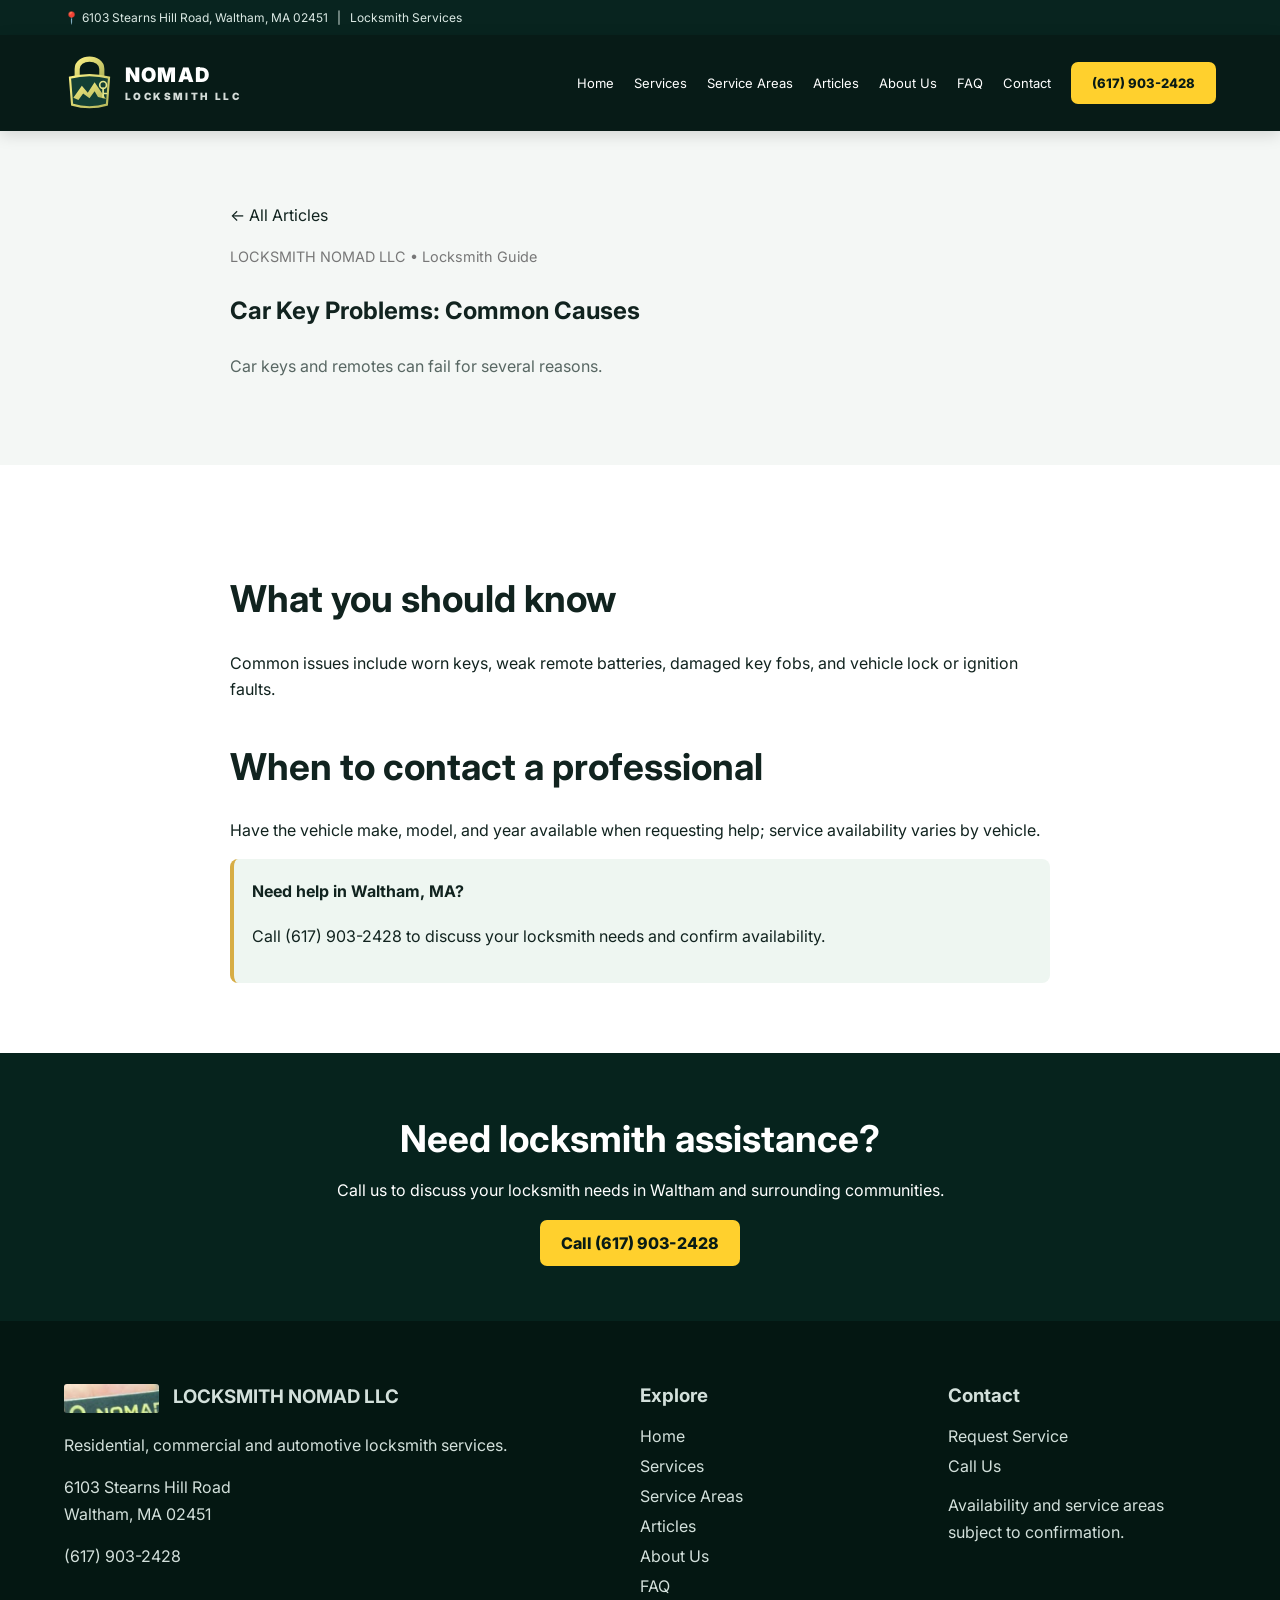
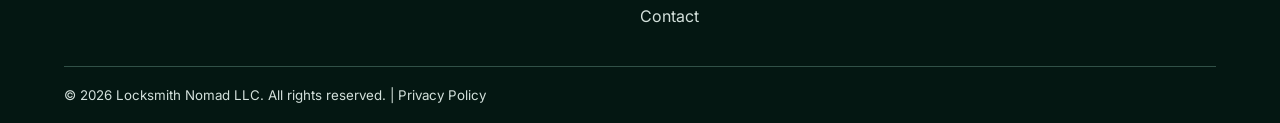
<file: car-key-problems.html>
<!doctype html><html lang="en"><head><meta charset="utf-8"><meta name="viewport" content="width=device-width,initial-scale=1"><title>Car Key Problems: Common Causes | Locksmith Nomad LLC</title><meta name="description" content="Locksmith Nomad LLC offers residential, commercial and automotive locksmith services in Waltham MA. Call 617-903-2428."><meta name="theme-color" content="#061d19"><link rel="stylesheet" href="assets/style.css"></head><body><div class="top">📍 6103 Stearns Hill Road, Waltham, MA 02451 &nbsp; | &nbsp; Locksmith Services</div><header class="nav"><a href="index.html" class="brand"><img class="brandlogo" src="assets/nomad-lock-icon.svg" alt="Nomad Locksmith padlock mountain and key logo"><span class="brandwords">NOMAD <small>LOCKSMITH LLC</small></span></a><button class="menu" aria-label="Toggle menu">☰ Menu</button><nav class="navlinks"><a href="index.html">Home</a><a href="services.html">Services</a><a href="areas.html">Service Areas</a><a href="articles.html">Articles</a><a href="about.html">About Us</a><a href="faq.html">FAQ</a><a href="contact.html">Contact</a><a class="btn" href="tel:+16179032428">(617) 903-2428</a></nav></header><main><section class="section alt"><div class="wrap article-body"><a href="articles.html">← All Articles</a><p class="article-meta">LOCKSMITH NOMAD LLC • Locksmith Guide</p><h1>Car Key Problems: Common Causes</h1><p class="muted">Car keys and remotes can fail for several reasons.</p></div></section><section class="section"><div class="wrap article-body"><h2>What you should know</h2><p>Common issues include worn keys, weak remote batteries, damaged key fobs, and vehicle lock or ignition faults.</p><h2>When to contact a professional</h2><p>Have the vehicle make, model, and year available when requesting help; service availability varies by vehicle.</p><div class="notice"><strong>Need help in Waltham, MA?</strong><p>Call <a href="tel:+16179032428">(617) 903-2428</a> to discuss your locksmith needs and confirm availability.</p></div></div></section></main><section class="cta"><div class="wrap"><h2>Need locksmith assistance?</h2><p>Call us to discuss your locksmith needs in Waltham and surrounding communities.</p><a class="btn" href="tel:+16179032428">Call (617) 903-2428</a></div></section><footer class="footer"><div class="wrap"><div class="footgrid"><div><h3><img class="footerlogo" src="assets/original-card-logo.jpg" alt="Nomad Locksmith logo"> LOCKSMITH NOMAD LLC</h3><p>Residential, commercial and automotive locksmith services.</p><p>6103 Stearns Hill Road<br>Waltham, MA 02451</p><p><a href="tel:+16179032428">(617) 903-2428</a></p></div><div><h3>Explore</h3><a href="index.html">Home</a><a href="services.html">Services</a><a href="areas.html">Service Areas</a><a href="articles.html">Articles</a><a href="about.html">About Us</a><a href="faq.html">FAQ</a><a href="contact.html">Contact</a></div><div><h3>Contact</h3><a href="contact.html">Request Service</a><a href="tel:+16179032428">Call Us</a><p>Availability and service areas subject to confirmation.</p></div></div><small>© 2026 Locksmith Nomad LLC. All rights reserved. | <a href="privacy.html" style="display:inline">Privacy Policy</a></small></div></footer><script src="assets/script.js"></script></body></html>
</file>
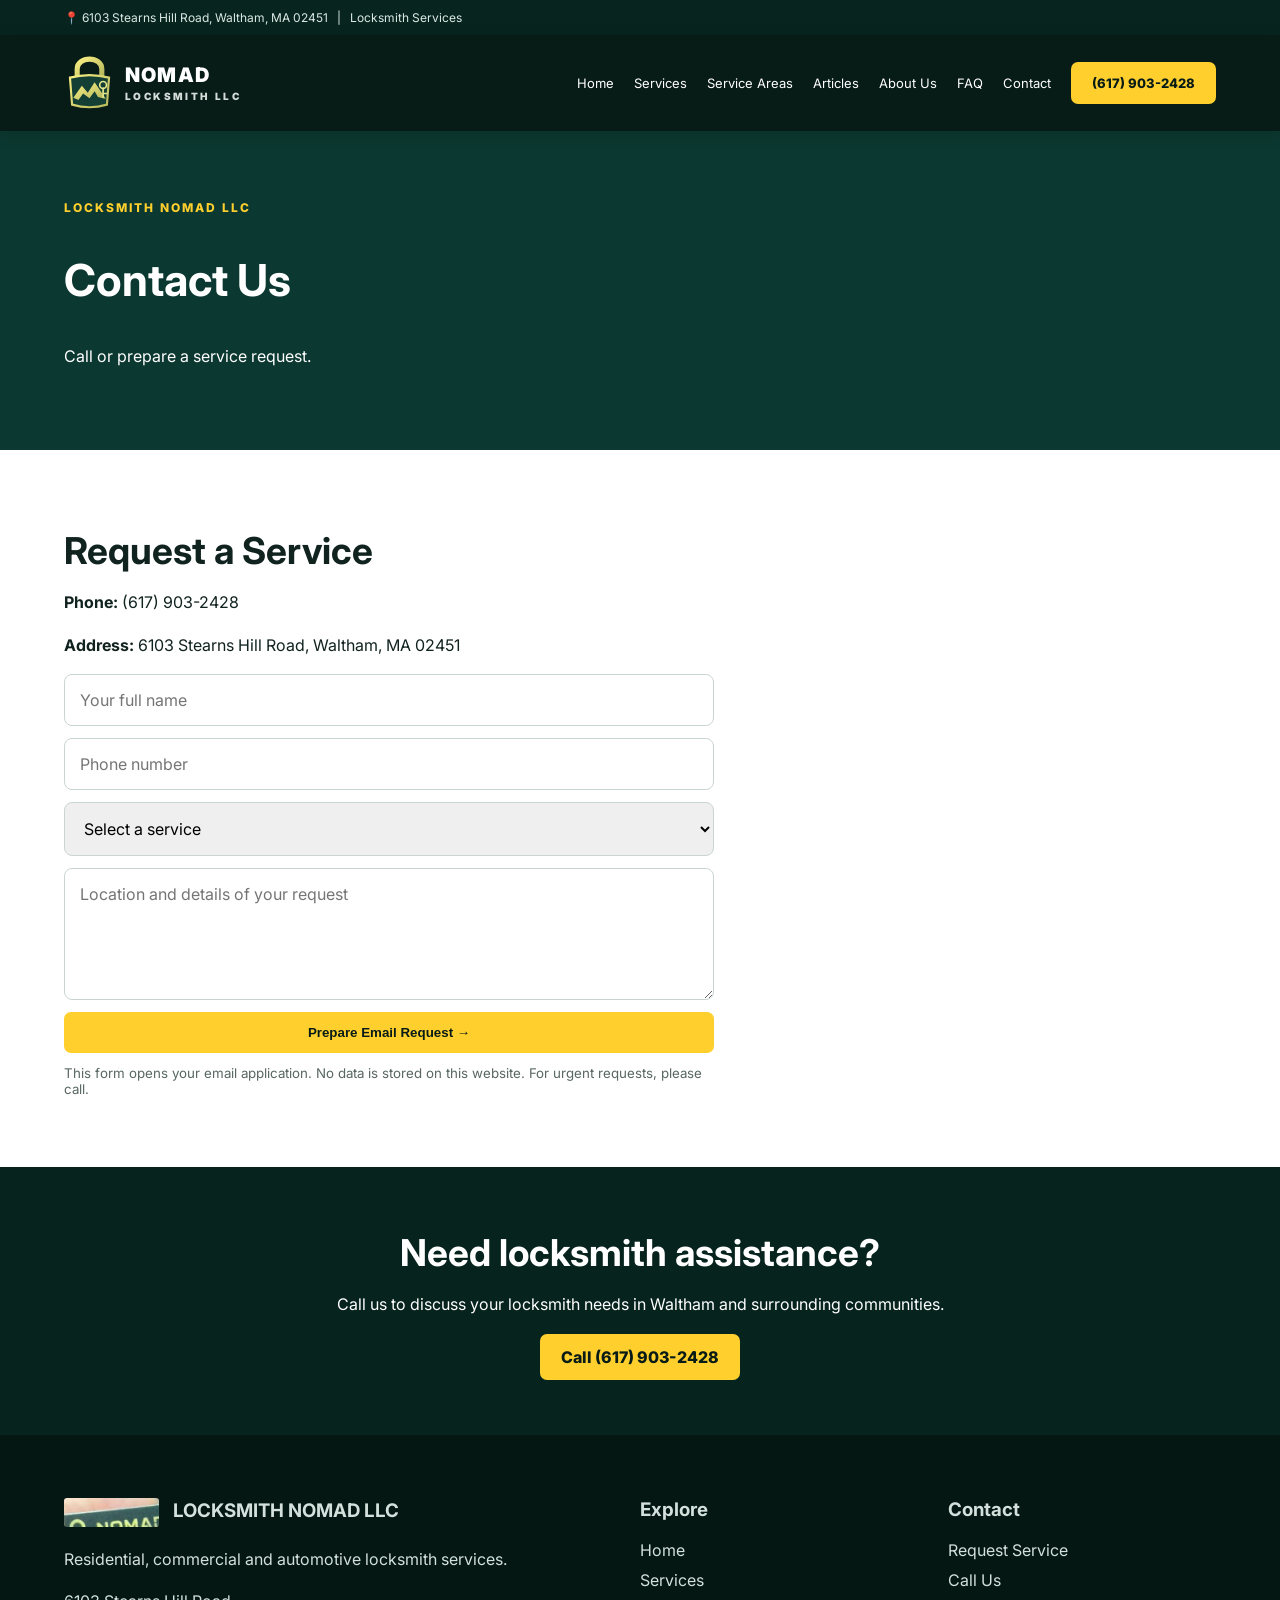
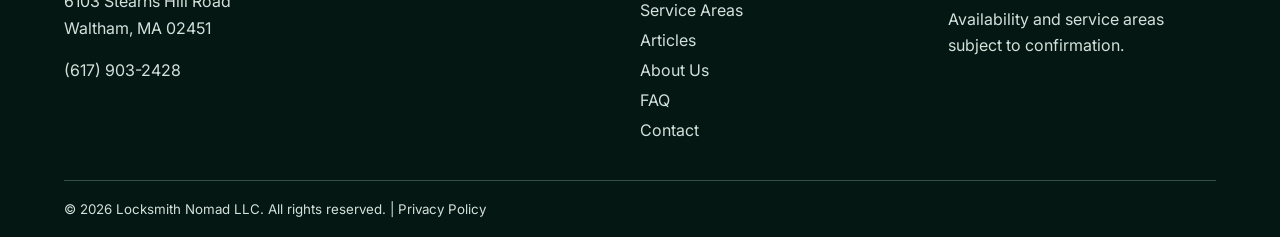
<file: contact.html>
<!doctype html><html lang="en"><head><meta charset="utf-8"><meta name="viewport" content="width=device-width,initial-scale=1"><title>Contact Locksmith Nomad LLC | Locksmith Nomad LLC</title><meta name="description" content="Contact Locksmith Nomad LLC in Waltham MA at 617-903-2428."><meta name="theme-color" content="#061d19"><link rel="stylesheet" href="assets/style.css"></head><body><div class="top">📍 6103 Stearns Hill Road, Waltham, MA 02451 &nbsp; | &nbsp; Locksmith Services</div><header class="nav"><a href="index.html" class="brand"><img class="brandlogo" src="assets/nomad-lock-icon.svg" alt="Nomad Locksmith padlock mountain and key logo"><span class="brandwords">NOMAD <small>LOCKSMITH LLC</small></span></a><button class="menu" aria-label="Toggle menu">☰ Menu</button><nav class="navlinks"><a href="index.html">Home</a><a href="services.html">Services</a><a href="areas.html">Service Areas</a><a href="articles.html">Articles</a><a href="about.html">About Us</a><a href="faq.html">FAQ</a><a href="contact.html">Contact</a><a class="btn" href="tel:+16179032428">(617) 903-2428</a></nav></header><main><section class="pagehead"><div class="wrap"><span class="eyebrow">LOCKSMITH NOMAD LLC</span><h1>Contact Us</h1><p>Call or prepare a service request.</p></div></section><section class="section "><div class="wrap"><h2>Request a Service</h2><p><strong>Phone:</strong> <a href="tel:+16179032428">(617) 903-2428</a></p><p><strong>Address:</strong> 6103 Stearns Hill Road, Waltham, MA 02451</p><form id="quoteForm" class="form"><input name="name" placeholder="Your full name" required><input name="phone" type="tel" placeholder="Phone number" required><select name="service" required><option value="">Select a service</option><option>Residential</option><option>Commercial</option><option>Automotive</option><option>Emergency lockout</option><option>Other</option></select><textarea name="details" rows="5" placeholder="Location and details of your request" required></textarea><button class="btn" type="submit">Prepare Email Request →</button><small class="muted">This form opens your email application. No data is stored on this website. For urgent requests, please call.</small></form></div></section></main><section class="cta"><div class="wrap"><h2>Need locksmith assistance?</h2><p>Call us to discuss your locksmith needs in Waltham and surrounding communities.</p><a class="btn" href="tel:+16179032428">Call (617) 903-2428</a></div></section><footer class="footer"><div class="wrap"><div class="footgrid"><div><h3><img class="footerlogo" src="assets/original-card-logo.jpg" alt="Nomad Locksmith logo"> LOCKSMITH NOMAD LLC</h3><p>Residential, commercial and automotive locksmith services.</p><p>6103 Stearns Hill Road<br>Waltham, MA 02451</p><p><a href="tel:+16179032428">(617) 903-2428</a></p></div><div><h3>Explore</h3><a href="index.html">Home</a><a href="services.html">Services</a><a href="areas.html">Service Areas</a><a href="articles.html">Articles</a><a href="about.html">About Us</a><a href="faq.html">FAQ</a><a href="contact.html">Contact</a></div><div><h3>Contact</h3><a href="contact.html">Request Service</a><a href="tel:+16179032428">Call Us</a><p>Availability and service areas subject to confirmation.</p></div></div><small>© 2026 Locksmith Nomad LLC. All rights reserved. | <a href="privacy.html" style="display:inline">Privacy Policy</a></small></div></footer><script src="assets/script.js"></script></body></html>
</file>
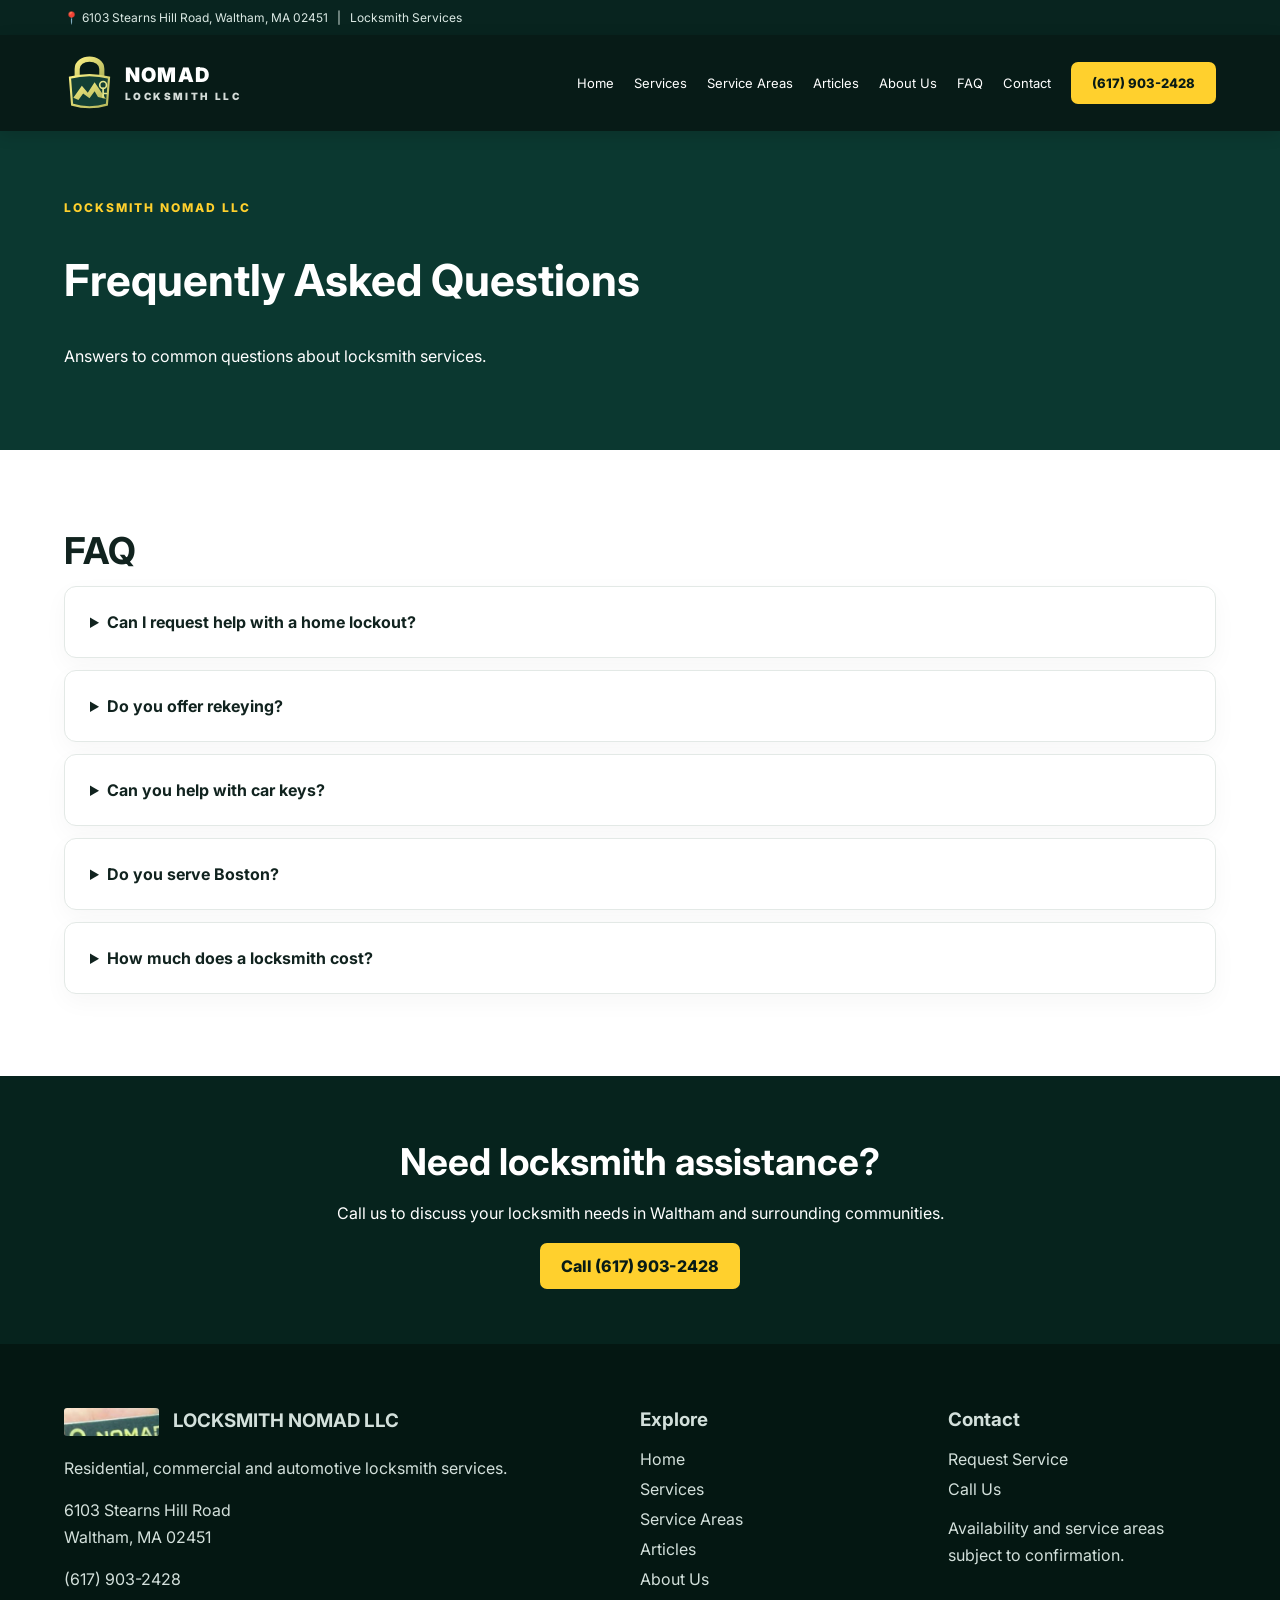
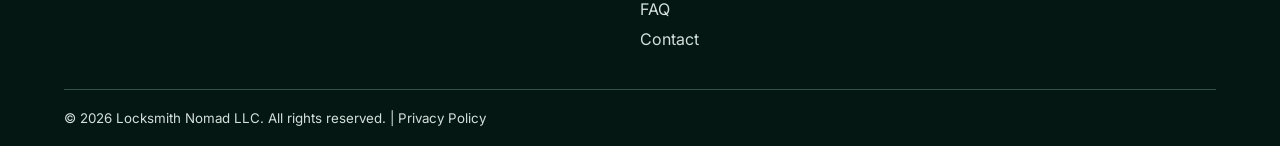
<file: faq.html>
<!doctype html><html lang="en"><head><meta charset="utf-8"><meta name="viewport" content="width=device-width,initial-scale=1"><title>Frequently Asked Questions | Locksmith Nomad LLC</title><meta name="description" content="Frequently asked questions about locksmith service and pricing."><meta name="theme-color" content="#061d19"><link rel="stylesheet" href="assets/style.css"></head><body><div class="top">📍 6103 Stearns Hill Road, Waltham, MA 02451 &nbsp; | &nbsp; Locksmith Services</div><header class="nav"><a href="index.html" class="brand"><img class="brandlogo" src="assets/nomad-lock-icon.svg" alt="Nomad Locksmith padlock mountain and key logo"><span class="brandwords">NOMAD <small>LOCKSMITH LLC</small></span></a><button class="menu" aria-label="Toggle menu">☰ Menu</button><nav class="navlinks"><a href="index.html">Home</a><a href="services.html">Services</a><a href="areas.html">Service Areas</a><a href="articles.html">Articles</a><a href="about.html">About Us</a><a href="faq.html">FAQ</a><a href="contact.html">Contact</a><a class="btn" href="tel:+16179032428">(617) 903-2428</a></nav></header><main><section class="pagehead"><div class="wrap"><span class="eyebrow">LOCKSMITH NOMAD LLC</span><h1>Frequently Asked Questions</h1><p>Answers to common questions about locksmith services.</p></div></section><section class="section "><div class="wrap"><h2>FAQ</h2><details class="card" style="margin:12px 0"><summary><strong>Can I request help with a home lockout?</strong></summary><p>Yes, contact us to discuss your location and availability.</p></details><details class="card" style="margin:12px 0"><summary><strong>Do you offer rekeying?</strong></summary><p>Rekeying is among the services listed. Call to confirm your hardware and needs.</p></details><details class="card" style="margin:12px 0"><summary><strong>Can you help with car keys?</strong></summary><p>Contact us with your vehicle make, model and year to check options.</p></details><details class="card" style="margin:12px 0"><summary><strong>Do you serve Boston?</strong></summary><p>Boston is included in our intended service area; confirm availability when calling.</p></details><details class="card" style="margin:12px 0"><summary><strong>How much does a locksmith cost?</strong></summary><p>Pricing depends on the work, location and hardware. Ask for a quote before authorizing service.</p></details></div></section></main><section class="cta"><div class="wrap"><h2>Need locksmith assistance?</h2><p>Call us to discuss your locksmith needs in Waltham and surrounding communities.</p><a class="btn" href="tel:+16179032428">Call (617) 903-2428</a></div></section><footer class="footer"><div class="wrap"><div class="footgrid"><div><h3><img class="footerlogo" src="assets/original-card-logo.jpg" alt="Nomad Locksmith logo"> LOCKSMITH NOMAD LLC</h3><p>Residential, commercial and automotive locksmith services.</p><p>6103 Stearns Hill Road<br>Waltham, MA 02451</p><p><a href="tel:+16179032428">(617) 903-2428</a></p></div><div><h3>Explore</h3><a href="index.html">Home</a><a href="services.html">Services</a><a href="areas.html">Service Areas</a><a href="articles.html">Articles</a><a href="about.html">About Us</a><a href="faq.html">FAQ</a><a href="contact.html">Contact</a></div><div><h3>Contact</h3><a href="contact.html">Request Service</a><a href="tel:+16179032428">Call Us</a><p>Availability and service areas subject to confirmation.</p></div></div><small>© 2026 Locksmith Nomad LLC. All rights reserved. | <a href="privacy.html" style="display:inline">Privacy Policy</a></small></div></footer><script src="assets/script.js"></script></body></html>
</file>
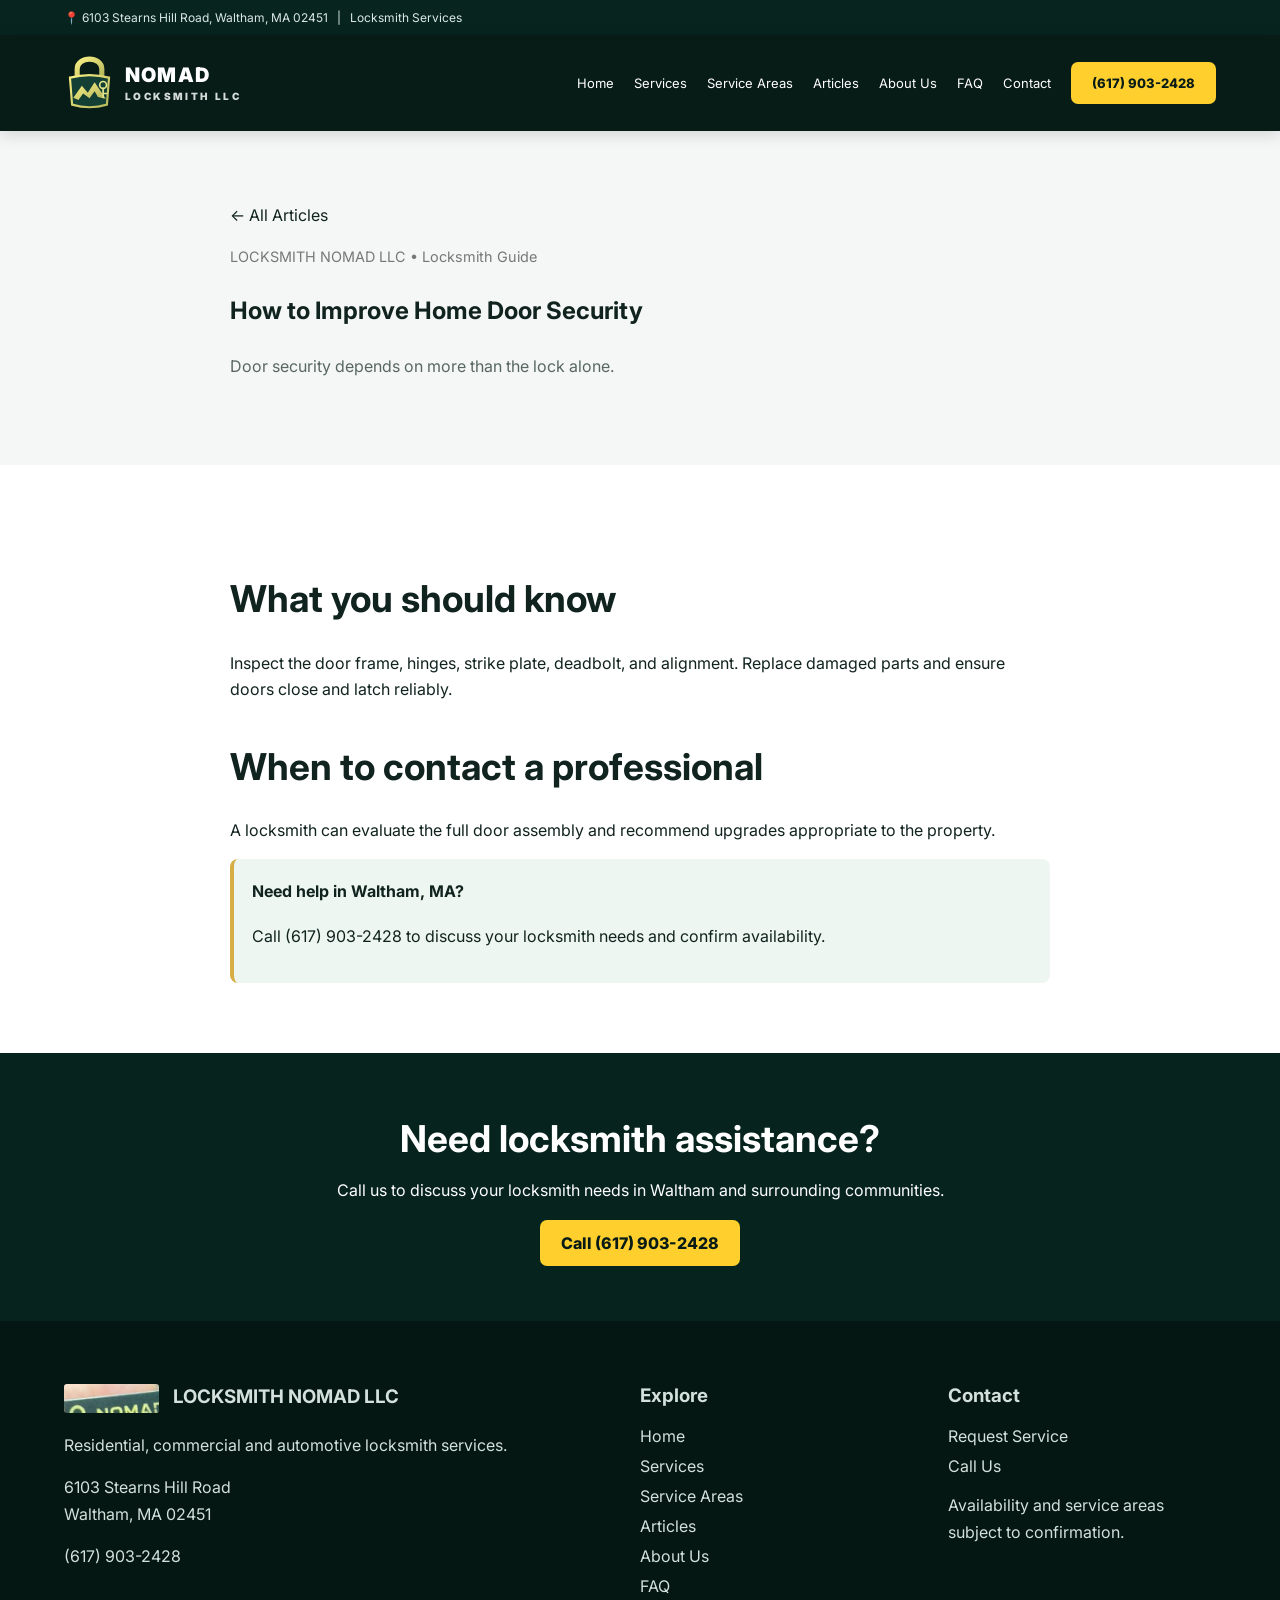
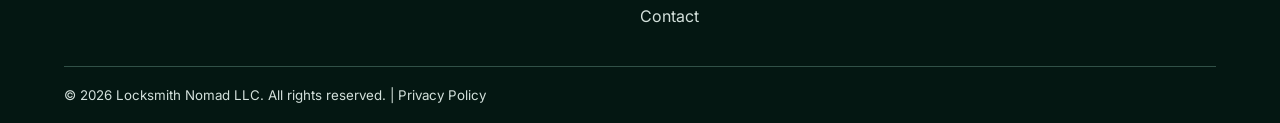
<file: home-door-security.html>
<!doctype html><html lang="en"><head><meta charset="utf-8"><meta name="viewport" content="width=device-width,initial-scale=1"><title>How to Improve Home Door Security | Locksmith Nomad LLC</title><meta name="description" content="Locksmith Nomad LLC offers residential, commercial and automotive locksmith services in Waltham MA. Call 617-903-2428."><meta name="theme-color" content="#061d19"><link rel="stylesheet" href="assets/style.css"></head><body><div class="top">📍 6103 Stearns Hill Road, Waltham, MA 02451 &nbsp; | &nbsp; Locksmith Services</div><header class="nav"><a href="index.html" class="brand"><img class="brandlogo" src="assets/nomad-lock-icon.svg" alt="Nomad Locksmith padlock mountain and key logo"><span class="brandwords">NOMAD <small>LOCKSMITH LLC</small></span></a><button class="menu" aria-label="Toggle menu">☰ Menu</button><nav class="navlinks"><a href="index.html">Home</a><a href="services.html">Services</a><a href="areas.html">Service Areas</a><a href="articles.html">Articles</a><a href="about.html">About Us</a><a href="faq.html">FAQ</a><a href="contact.html">Contact</a><a class="btn" href="tel:+16179032428">(617) 903-2428</a></nav></header><main><section class="section alt"><div class="wrap article-body"><a href="articles.html">← All Articles</a><p class="article-meta">LOCKSMITH NOMAD LLC • Locksmith Guide</p><h1>How to Improve Home Door Security</h1><p class="muted">Door security depends on more than the lock alone.</p></div></section><section class="section"><div class="wrap article-body"><h2>What you should know</h2><p>Inspect the door frame, hinges, strike plate, deadbolt, and alignment. Replace damaged parts and ensure doors close and latch reliably.</p><h2>When to contact a professional</h2><p>A locksmith can evaluate the full door assembly and recommend upgrades appropriate to the property.</p><div class="notice"><strong>Need help in Waltham, MA?</strong><p>Call <a href="tel:+16179032428">(617) 903-2428</a> to discuss your locksmith needs and confirm availability.</p></div></div></section></main><section class="cta"><div class="wrap"><h2>Need locksmith assistance?</h2><p>Call us to discuss your locksmith needs in Waltham and surrounding communities.</p><a class="btn" href="tel:+16179032428">Call (617) 903-2428</a></div></section><footer class="footer"><div class="wrap"><div class="footgrid"><div><h3><img class="footerlogo" src="assets/original-card-logo.jpg" alt="Nomad Locksmith logo"> LOCKSMITH NOMAD LLC</h3><p>Residential, commercial and automotive locksmith services.</p><p>6103 Stearns Hill Road<br>Waltham, MA 02451</p><p><a href="tel:+16179032428">(617) 903-2428</a></p></div><div><h3>Explore</h3><a href="index.html">Home</a><a href="services.html">Services</a><a href="areas.html">Service Areas</a><a href="articles.html">Articles</a><a href="about.html">About Us</a><a href="faq.html">FAQ</a><a href="contact.html">Contact</a></div><div><h3>Contact</h3><a href="contact.html">Request Service</a><a href="tel:+16179032428">Call Us</a><p>Availability and service areas subject to confirmation.</p></div></div><small>© 2026 Locksmith Nomad LLC. All rights reserved. | <a href="privacy.html" style="display:inline">Privacy Policy</a></small></div></footer><script src="assets/script.js"></script></body></html>
</file>
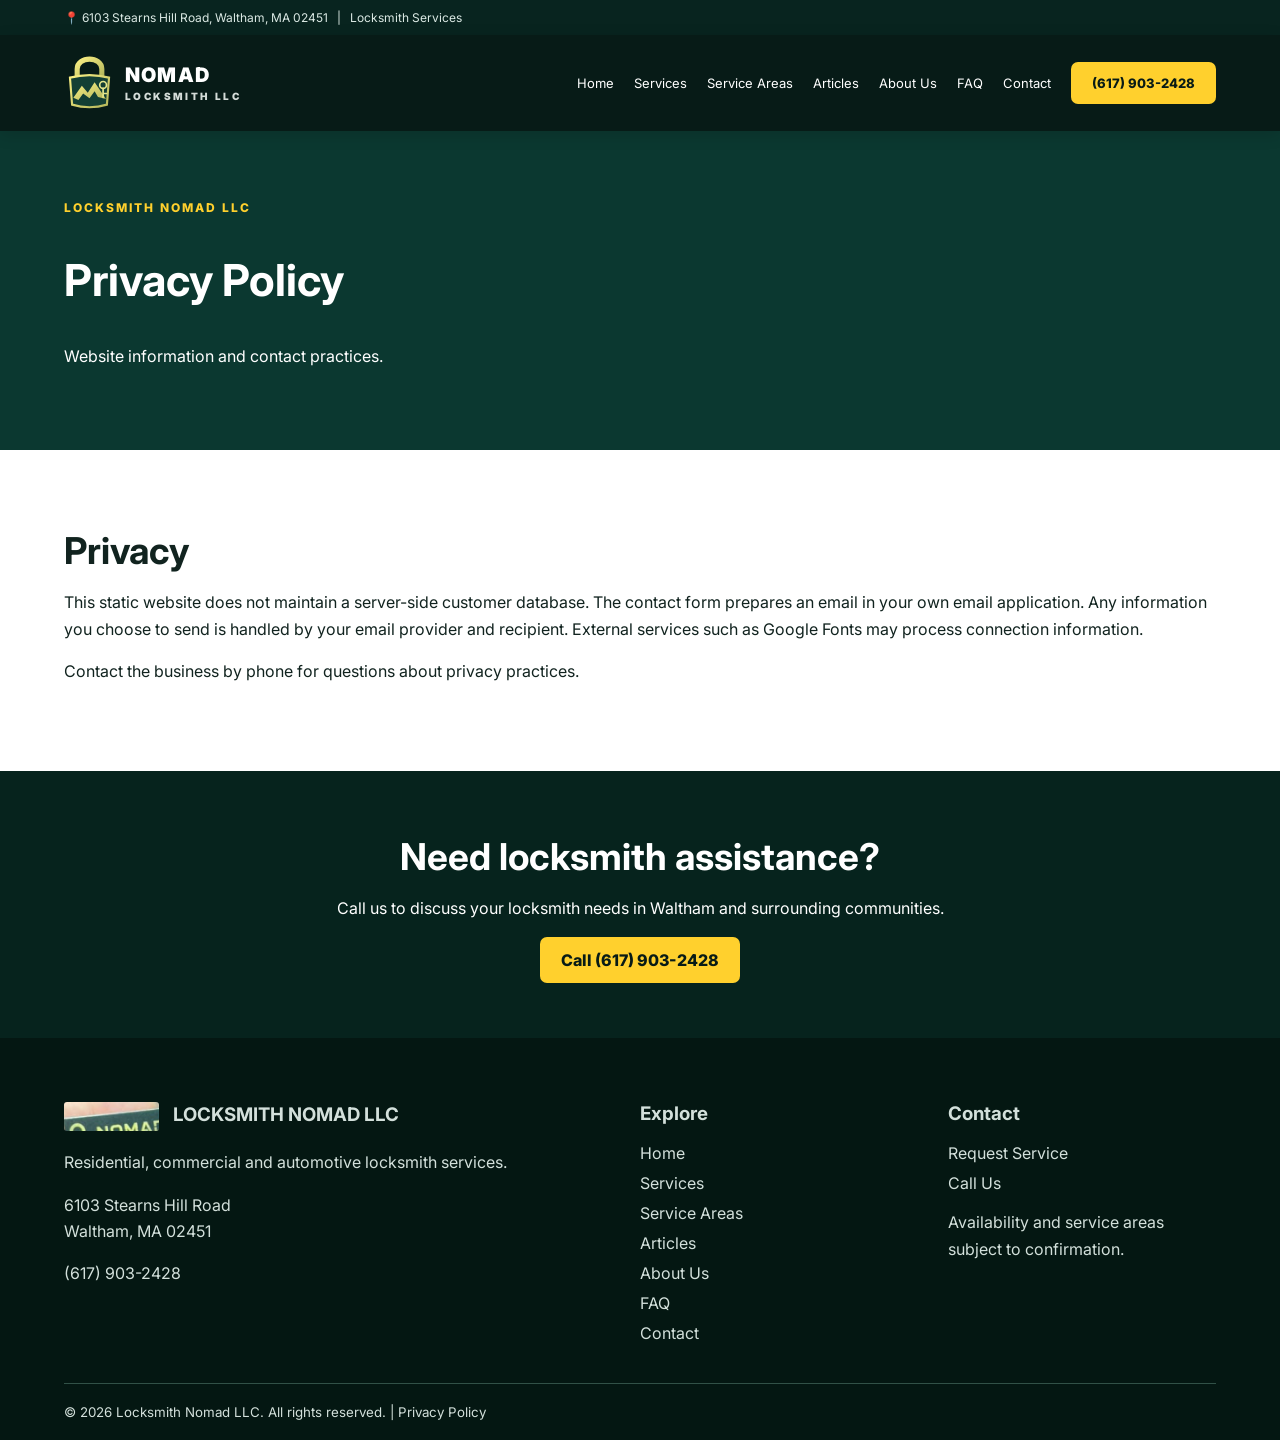
<file: privacy.html>
<!doctype html><html lang="en"><head><meta charset="utf-8"><meta name="viewport" content="width=device-width,initial-scale=1"><title>Privacy Policy | Locksmith Nomad LLC</title><meta name="description" content="Privacy information for Locksmith Nomad LLC website."><meta name="theme-color" content="#061d19"><link rel="stylesheet" href="assets/style.css"></head><body><div class="top">📍 6103 Stearns Hill Road, Waltham, MA 02451 &nbsp; | &nbsp; Locksmith Services</div><header class="nav"><a href="index.html" class="brand"><img class="brandlogo" src="assets/nomad-lock-icon.svg" alt="Nomad Locksmith padlock mountain and key logo"><span class="brandwords">NOMAD <small>LOCKSMITH LLC</small></span></a><button class="menu" aria-label="Toggle menu">☰ Menu</button><nav class="navlinks"><a href="index.html">Home</a><a href="services.html">Services</a><a href="areas.html">Service Areas</a><a href="articles.html">Articles</a><a href="about.html">About Us</a><a href="faq.html">FAQ</a><a href="contact.html">Contact</a><a class="btn" href="tel:+16179032428">(617) 903-2428</a></nav></header><main><section class="pagehead"><div class="wrap"><span class="eyebrow">LOCKSMITH NOMAD LLC</span><h1>Privacy Policy</h1><p>Website information and contact practices.</p></div></section><section class="section "><div class="wrap"><h2>Privacy</h2><p>This static website does not maintain a server-side customer database. The contact form prepares an email in your own email application. Any information you choose to send is handled by your email provider and recipient. External services such as Google Fonts may process connection information.</p><p>Contact the business by phone for questions about privacy practices.</p></div></section></main><section class="cta"><div class="wrap"><h2>Need locksmith assistance?</h2><p>Call us to discuss your locksmith needs in Waltham and surrounding communities.</p><a class="btn" href="tel:+16179032428">Call (617) 903-2428</a></div></section><footer class="footer"><div class="wrap"><div class="footgrid"><div><h3><img class="footerlogo" src="assets/original-card-logo.jpg" alt="Nomad Locksmith logo"> LOCKSMITH NOMAD LLC</h3><p>Residential, commercial and automotive locksmith services.</p><p>6103 Stearns Hill Road<br>Waltham, MA 02451</p><p><a href="tel:+16179032428">(617) 903-2428</a></p></div><div><h3>Explore</h3><a href="index.html">Home</a><a href="services.html">Services</a><a href="areas.html">Service Areas</a><a href="articles.html">Articles</a><a href="about.html">About Us</a><a href="faq.html">FAQ</a><a href="contact.html">Contact</a></div><div><h3>Contact</h3><a href="contact.html">Request Service</a><a href="tel:+16179032428">Call Us</a><p>Availability and service areas subject to confirmation.</p></div></div><small>© 2026 Locksmith Nomad LLC. All rights reserved. | <a href="privacy.html" style="display:inline">Privacy Policy</a></small></div></footer><script src="assets/script.js"></script></body></html>
</file>
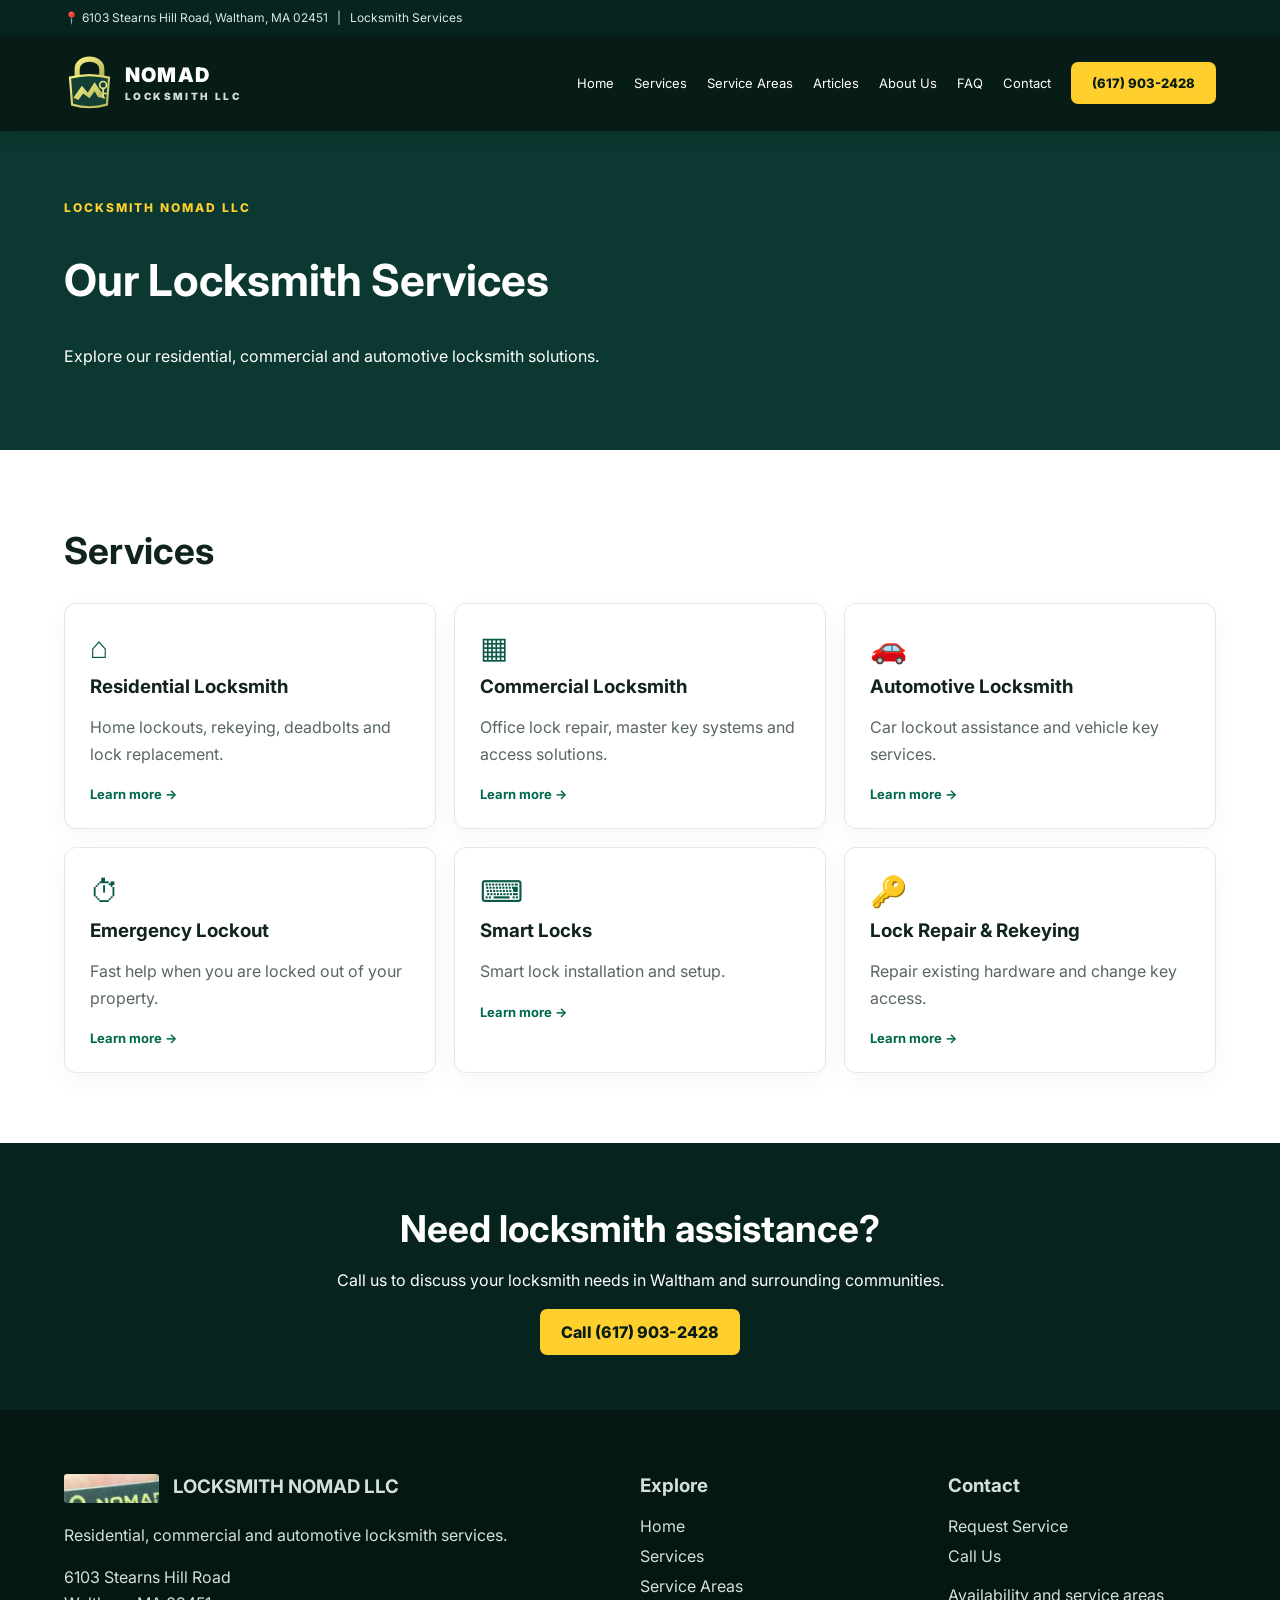
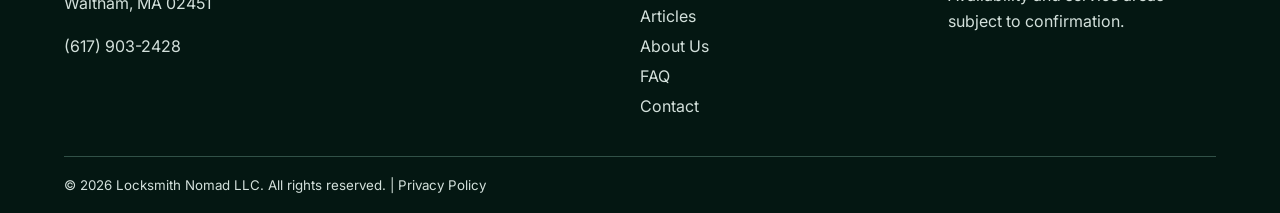
<file: services.html>
<!doctype html><html lang="en"><head><meta charset="utf-8"><meta name="viewport" content="width=device-width,initial-scale=1"><title>Locksmith Services | Locksmith Nomad LLC</title><meta name="description" content="Explore lockout, rekeying, car key, lock repair and smart lock services in Waltham MA."><meta name="theme-color" content="#061d19"><link rel="stylesheet" href="assets/style.css"></head><body><div class="top">📍 6103 Stearns Hill Road, Waltham, MA 02451 &nbsp; | &nbsp; Locksmith Services</div><header class="nav"><a href="index.html" class="brand"><img class="brandlogo" src="assets/nomad-lock-icon.svg" alt="Nomad Locksmith padlock mountain and key logo"><span class="brandwords">NOMAD <small>LOCKSMITH LLC</small></span></a><button class="menu" aria-label="Toggle menu">☰ Menu</button><nav class="navlinks"><a href="index.html">Home</a><a href="services.html">Services</a><a href="areas.html">Service Areas</a><a href="articles.html">Articles</a><a href="about.html">About Us</a><a href="faq.html">FAQ</a><a href="contact.html">Contact</a><a class="btn" href="tel:+16179032428">(617) 903-2428</a></nav></header><main><section class="pagehead"><div class="wrap"><span class="eyebrow">LOCKSMITH NOMAD LLC</span><h1>Our Locksmith Services</h1><p>Explore our residential, commercial and automotive locksmith solutions.</p></div></section><section class="section "><div class="wrap"><h2>Services</h2><div class="grid"><article class="card"><div class="symbol">⌂</div><h3>Residential Locksmith</h3><p class="muted">Home lockouts, rekeying, deadbolts and lock replacement.</p><a class="more" href="services.html">Learn more →</a></article><article class="card"><div class="symbol">▦</div><h3>Commercial Locksmith</h3><p class="muted">Office lock repair, master key systems and access solutions.</p><a class="more" href="services.html">Learn more →</a></article><article class="card"><div class="symbol">🚗</div><h3>Automotive Locksmith</h3><p class="muted">Car lockout assistance and vehicle key services.</p><a class="more" href="services.html">Learn more →</a></article><article class="card"><div class="symbol">⏱</div><h3>Emergency Lockout</h3><p class="muted">Fast help when you are locked out of your property.</p><a class="more" href="services.html">Learn more →</a></article><article class="card"><div class="symbol">⌨</div><h3>Smart Locks</h3><p class="muted">Smart lock installation and setup.</p><a class="more" href="services.html">Learn more →</a></article><article class="card"><div class="symbol">🔑</div><h3>Lock Repair &amp; Rekeying</h3><p class="muted">Repair existing hardware and change key access.</p><a class="more" href="services.html">Learn more →</a></article></div></div></section></main><section class="cta"><div class="wrap"><h2>Need locksmith assistance?</h2><p>Call us to discuss your locksmith needs in Waltham and surrounding communities.</p><a class="btn" href="tel:+16179032428">Call (617) 903-2428</a></div></section><footer class="footer"><div class="wrap"><div class="footgrid"><div><h3><img class="footerlogo" src="assets/original-card-logo.jpg" alt="Nomad Locksmith logo"> LOCKSMITH NOMAD LLC</h3><p>Residential, commercial and automotive locksmith services.</p><p>6103 Stearns Hill Road<br>Waltham, MA 02451</p><p><a href="tel:+16179032428">(617) 903-2428</a></p></div><div><h3>Explore</h3><a href="index.html">Home</a><a href="services.html">Services</a><a href="areas.html">Service Areas</a><a href="articles.html">Articles</a><a href="about.html">About Us</a><a href="faq.html">FAQ</a><a href="contact.html">Contact</a></div><div><h3>Contact</h3><a href="contact.html">Request Service</a><a href="tel:+16179032428">Call Us</a><p>Availability and service areas subject to confirmation.</p></div></div><small>© 2026 Locksmith Nomad LLC. All rights reserved. | <a href="privacy.html" style="display:inline">Privacy Policy</a></small></div></footer><script src="assets/script.js"></script></body></html>
</file>
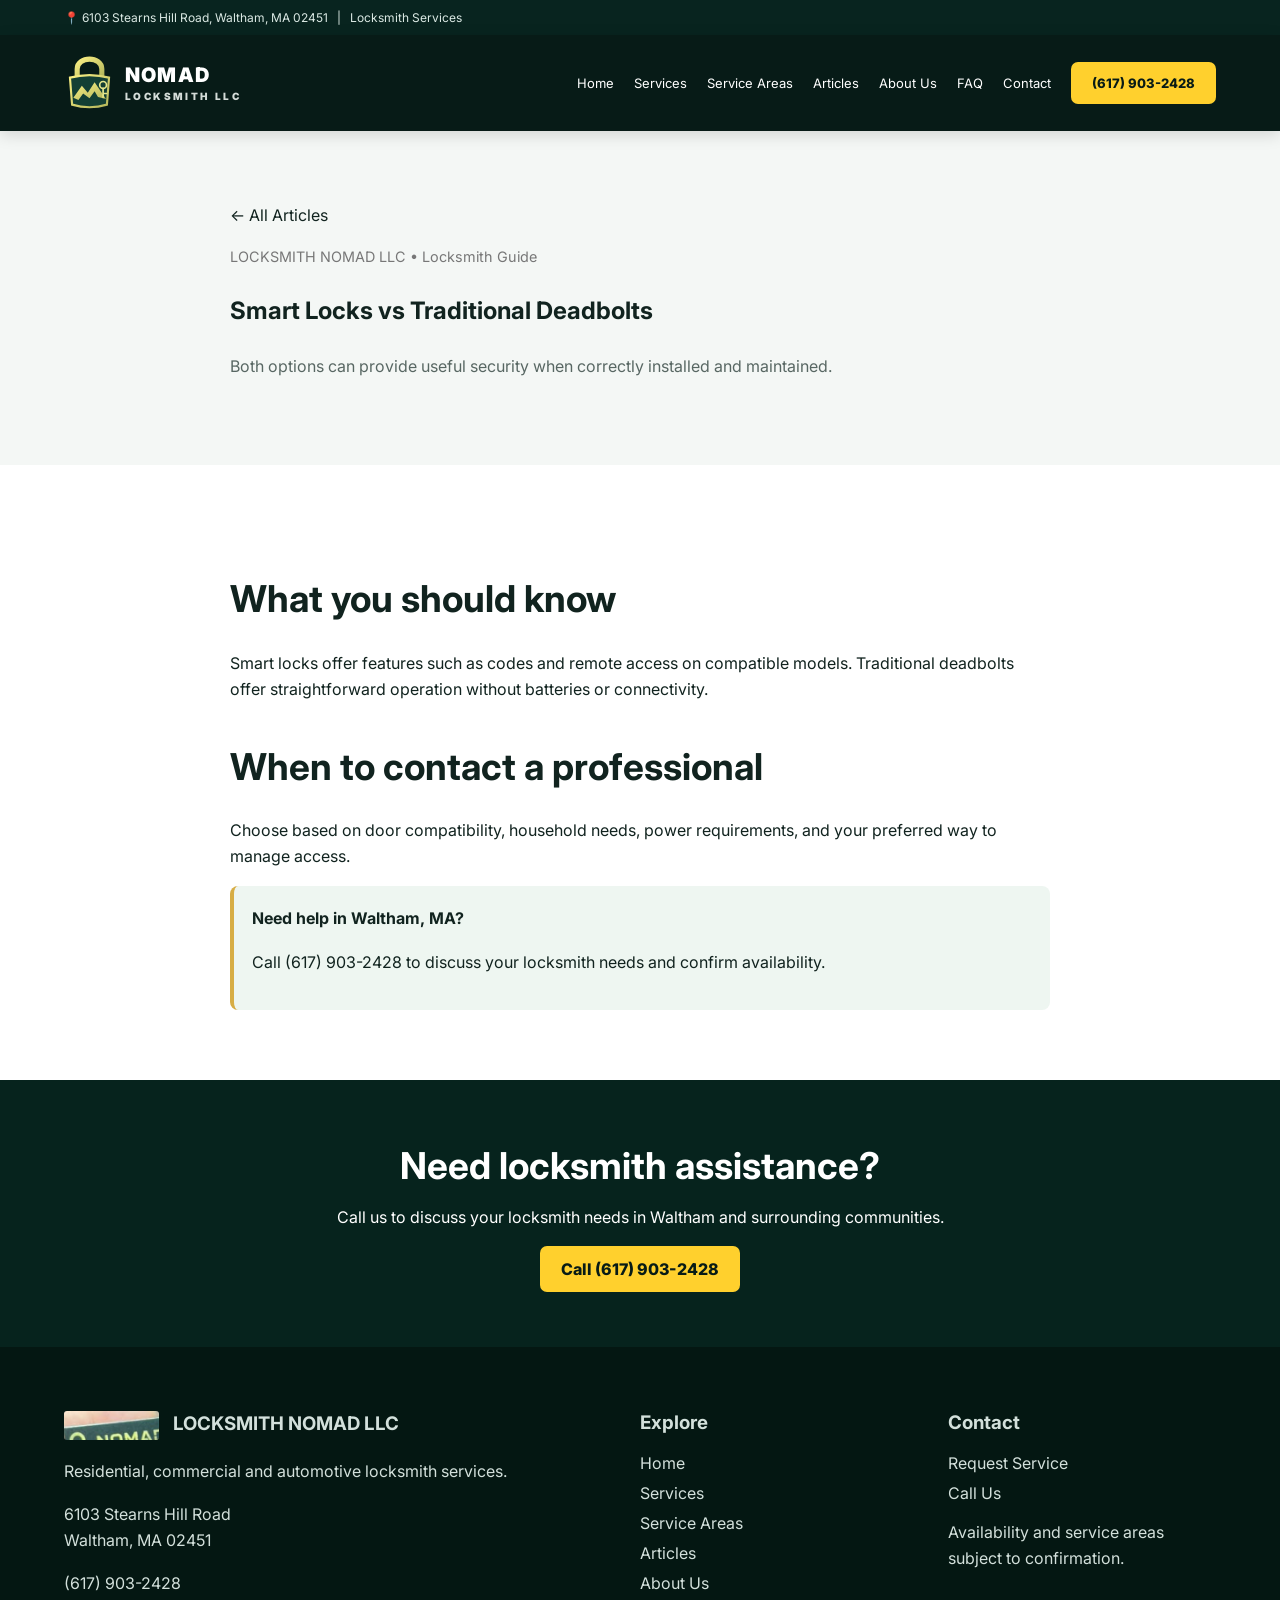
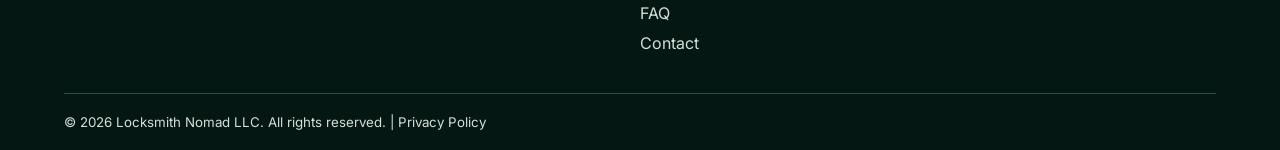
<file: smart-locks-vs-deadbolts.html>
<!doctype html><html lang="en"><head><meta charset="utf-8"><meta name="viewport" content="width=device-width,initial-scale=1"><title>Smart Locks vs Traditional Deadbolts | Locksmith Nomad LLC</title><meta name="description" content="Locksmith Nomad LLC offers residential, commercial and automotive locksmith services in Waltham MA. Call 617-903-2428."><meta name="theme-color" content="#061d19"><link rel="stylesheet" href="assets/style.css"></head><body><div class="top">📍 6103 Stearns Hill Road, Waltham, MA 02451 &nbsp; | &nbsp; Locksmith Services</div><header class="nav"><a href="index.html" class="brand"><img class="brandlogo" src="assets/nomad-lock-icon.svg" alt="Nomad Locksmith padlock mountain and key logo"><span class="brandwords">NOMAD <small>LOCKSMITH LLC</small></span></a><button class="menu" aria-label="Toggle menu">☰ Menu</button><nav class="navlinks"><a href="index.html">Home</a><a href="services.html">Services</a><a href="areas.html">Service Areas</a><a href="articles.html">Articles</a><a href="about.html">About Us</a><a href="faq.html">FAQ</a><a href="contact.html">Contact</a><a class="btn" href="tel:+16179032428">(617) 903-2428</a></nav></header><main><section class="section alt"><div class="wrap article-body"><a href="articles.html">← All Articles</a><p class="article-meta">LOCKSMITH NOMAD LLC • Locksmith Guide</p><h1>Smart Locks vs Traditional Deadbolts</h1><p class="muted">Both options can provide useful security when correctly installed and maintained.</p></div></section><section class="section"><div class="wrap article-body"><h2>What you should know</h2><p>Smart locks offer features such as codes and remote access on compatible models. Traditional deadbolts offer straightforward operation without batteries or connectivity.</p><h2>When to contact a professional</h2><p>Choose based on door compatibility, household needs, power requirements, and your preferred way to manage access.</p><div class="notice"><strong>Need help in Waltham, MA?</strong><p>Call <a href="tel:+16179032428">(617) 903-2428</a> to discuss your locksmith needs and confirm availability.</p></div></div></section></main><section class="cta"><div class="wrap"><h2>Need locksmith assistance?</h2><p>Call us to discuss your locksmith needs in Waltham and surrounding communities.</p><a class="btn" href="tel:+16179032428">Call (617) 903-2428</a></div></section><footer class="footer"><div class="wrap"><div class="footgrid"><div><h3><img class="footerlogo" src="assets/original-card-logo.jpg" alt="Nomad Locksmith logo"> LOCKSMITH NOMAD LLC</h3><p>Residential, commercial and automotive locksmith services.</p><p>6103 Stearns Hill Road<br>Waltham, MA 02451</p><p><a href="tel:+16179032428">(617) 903-2428</a></p></div><div><h3>Explore</h3><a href="index.html">Home</a><a href="services.html">Services</a><a href="areas.html">Service Areas</a><a href="articles.html">Articles</a><a href="about.html">About Us</a><a href="faq.html">FAQ</a><a href="contact.html">Contact</a></div><div><h3>Contact</h3><a href="contact.html">Request Service</a><a href="tel:+16179032428">Call Us</a><p>Availability and service areas subject to confirmation.</p></div></div><small>© 2026 Locksmith Nomad LLC. All rights reserved. | <a href="privacy.html" style="display:inline">Privacy Policy</a></small></div></footer><script src="assets/script.js"></script></body></html>
</file>
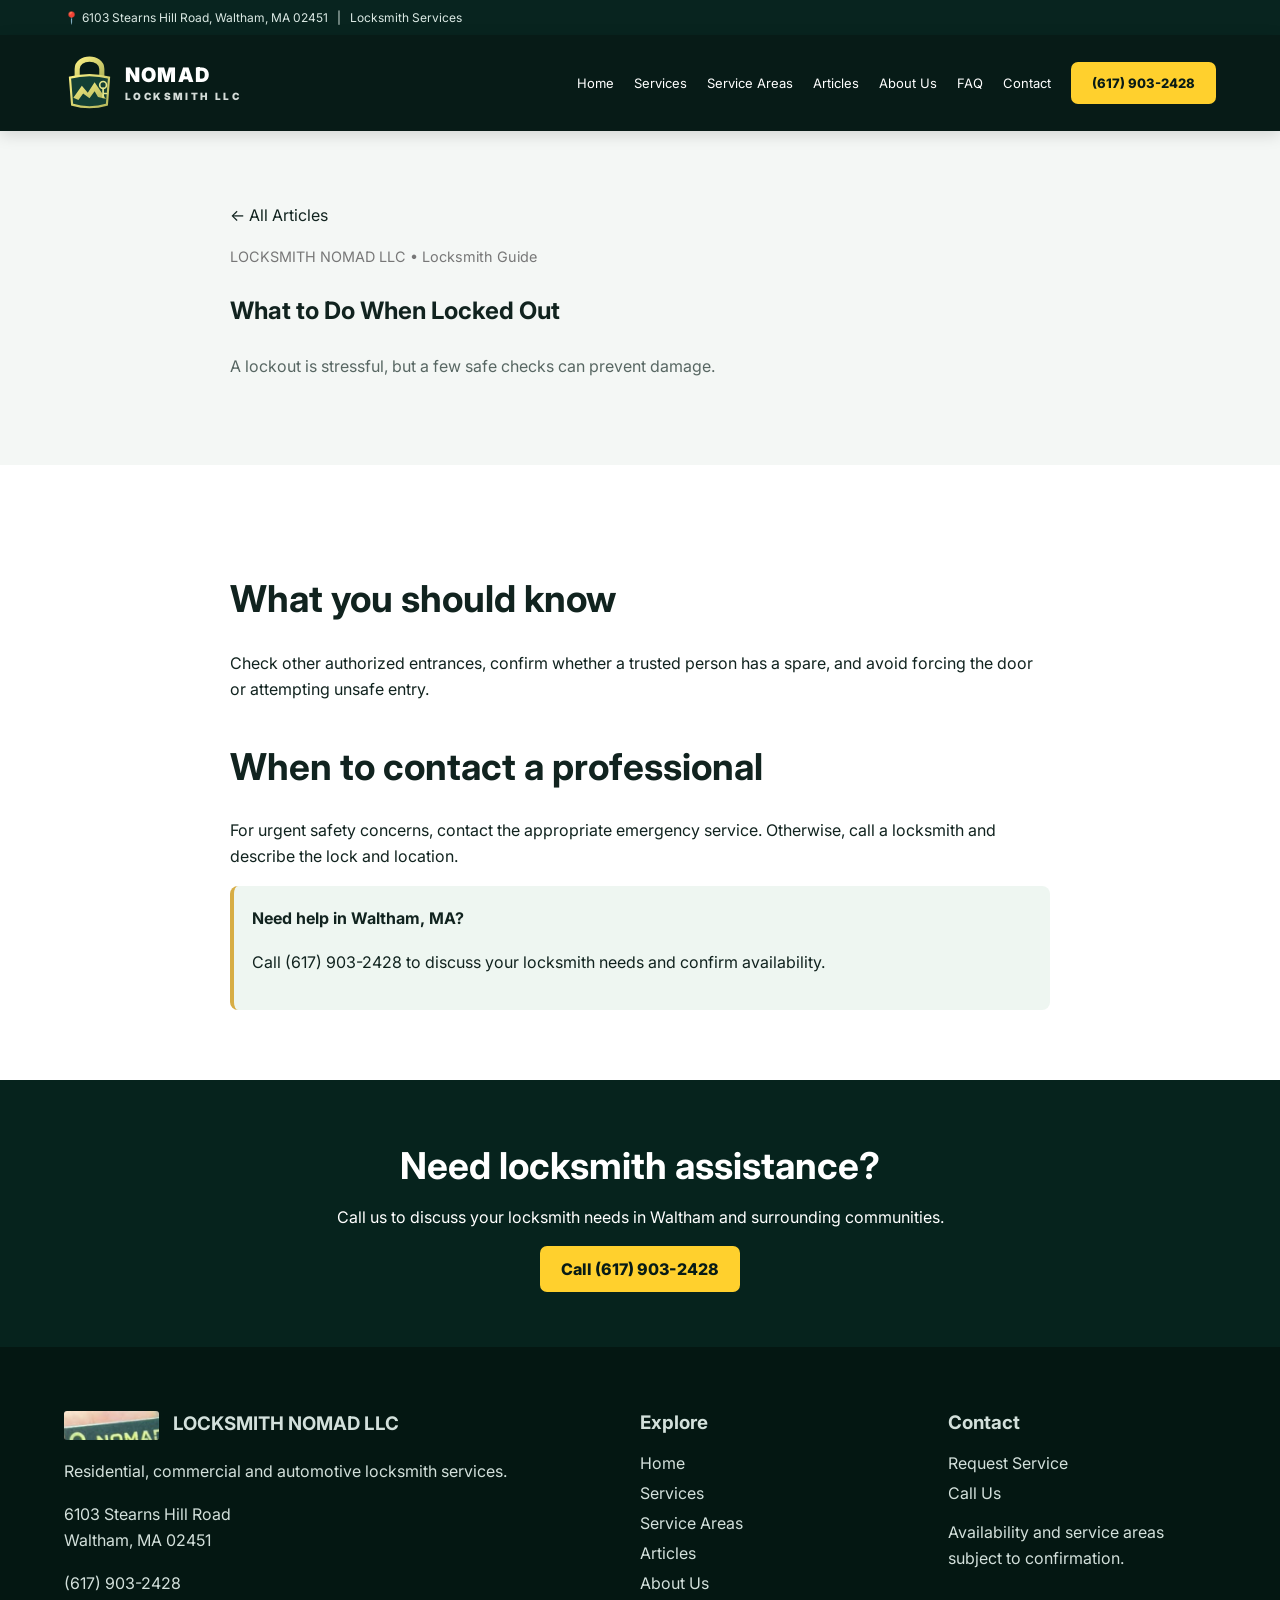
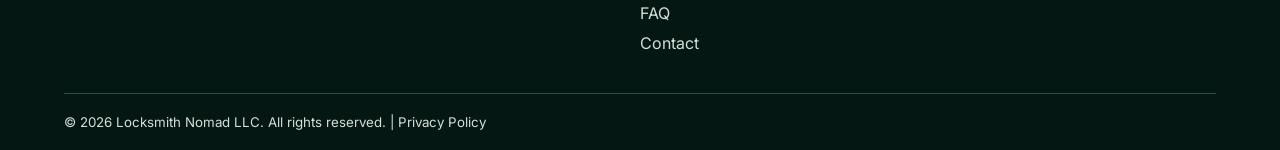
<file: what-to-do-locked-out.html>
<!doctype html><html lang="en"><head><meta charset="utf-8"><meta name="viewport" content="width=device-width,initial-scale=1"><title>What to Do When Locked Out | Locksmith Nomad LLC</title><meta name="description" content="Locksmith Nomad LLC offers residential, commercial and automotive locksmith services in Waltham MA. Call 617-903-2428."><meta name="theme-color" content="#061d19"><link rel="stylesheet" href="assets/style.css"></head><body><div class="top">📍 6103 Stearns Hill Road, Waltham, MA 02451 &nbsp; | &nbsp; Locksmith Services</div><header class="nav"><a href="index.html" class="brand"><img class="brandlogo" src="assets/nomad-lock-icon.svg" alt="Nomad Locksmith padlock mountain and key logo"><span class="brandwords">NOMAD <small>LOCKSMITH LLC</small></span></a><button class="menu" aria-label="Toggle menu">☰ Menu</button><nav class="navlinks"><a href="index.html">Home</a><a href="services.html">Services</a><a href="areas.html">Service Areas</a><a href="articles.html">Articles</a><a href="about.html">About Us</a><a href="faq.html">FAQ</a><a href="contact.html">Contact</a><a class="btn" href="tel:+16179032428">(617) 903-2428</a></nav></header><main><section class="section alt"><div class="wrap article-body"><a href="articles.html">← All Articles</a><p class="article-meta">LOCKSMITH NOMAD LLC • Locksmith Guide</p><h1>What to Do When Locked Out</h1><p class="muted">A lockout is stressful, but a few safe checks can prevent damage.</p></div></section><section class="section"><div class="wrap article-body"><h2>What you should know</h2><p>Check other authorized entrances, confirm whether a trusted person has a spare, and avoid forcing the door or attempting unsafe entry.</p><h2>When to contact a professional</h2><p>For urgent safety concerns, contact the appropriate emergency service. Otherwise, call a locksmith and describe the lock and location.</p><div class="notice"><strong>Need help in Waltham, MA?</strong><p>Call <a href="tel:+16179032428">(617) 903-2428</a> to discuss your locksmith needs and confirm availability.</p></div></div></section></main><section class="cta"><div class="wrap"><h2>Need locksmith assistance?</h2><p>Call us to discuss your locksmith needs in Waltham and surrounding communities.</p><a class="btn" href="tel:+16179032428">Call (617) 903-2428</a></div></section><footer class="footer"><div class="wrap"><div class="footgrid"><div><h3><img class="footerlogo" src="assets/original-card-logo.jpg" alt="Nomad Locksmith logo"> LOCKSMITH NOMAD LLC</h3><p>Residential, commercial and automotive locksmith services.</p><p>6103 Stearns Hill Road<br>Waltham, MA 02451</p><p><a href="tel:+16179032428">(617) 903-2428</a></p></div><div><h3>Explore</h3><a href="index.html">Home</a><a href="services.html">Services</a><a href="areas.html">Service Areas</a><a href="articles.html">Articles</a><a href="about.html">About Us</a><a href="faq.html">FAQ</a><a href="contact.html">Contact</a></div><div><h3>Contact</h3><a href="contact.html">Request Service</a><a href="tel:+16179032428">Call Us</a><p>Availability and service areas subject to confirmation.</p></div></div><small>© 2026 Locksmith Nomad LLC. All rights reserved. | <a href="privacy.html" style="display:inline">Privacy Policy</a></small></div></footer><script src="assets/script.js"></script></body></html>
</file>
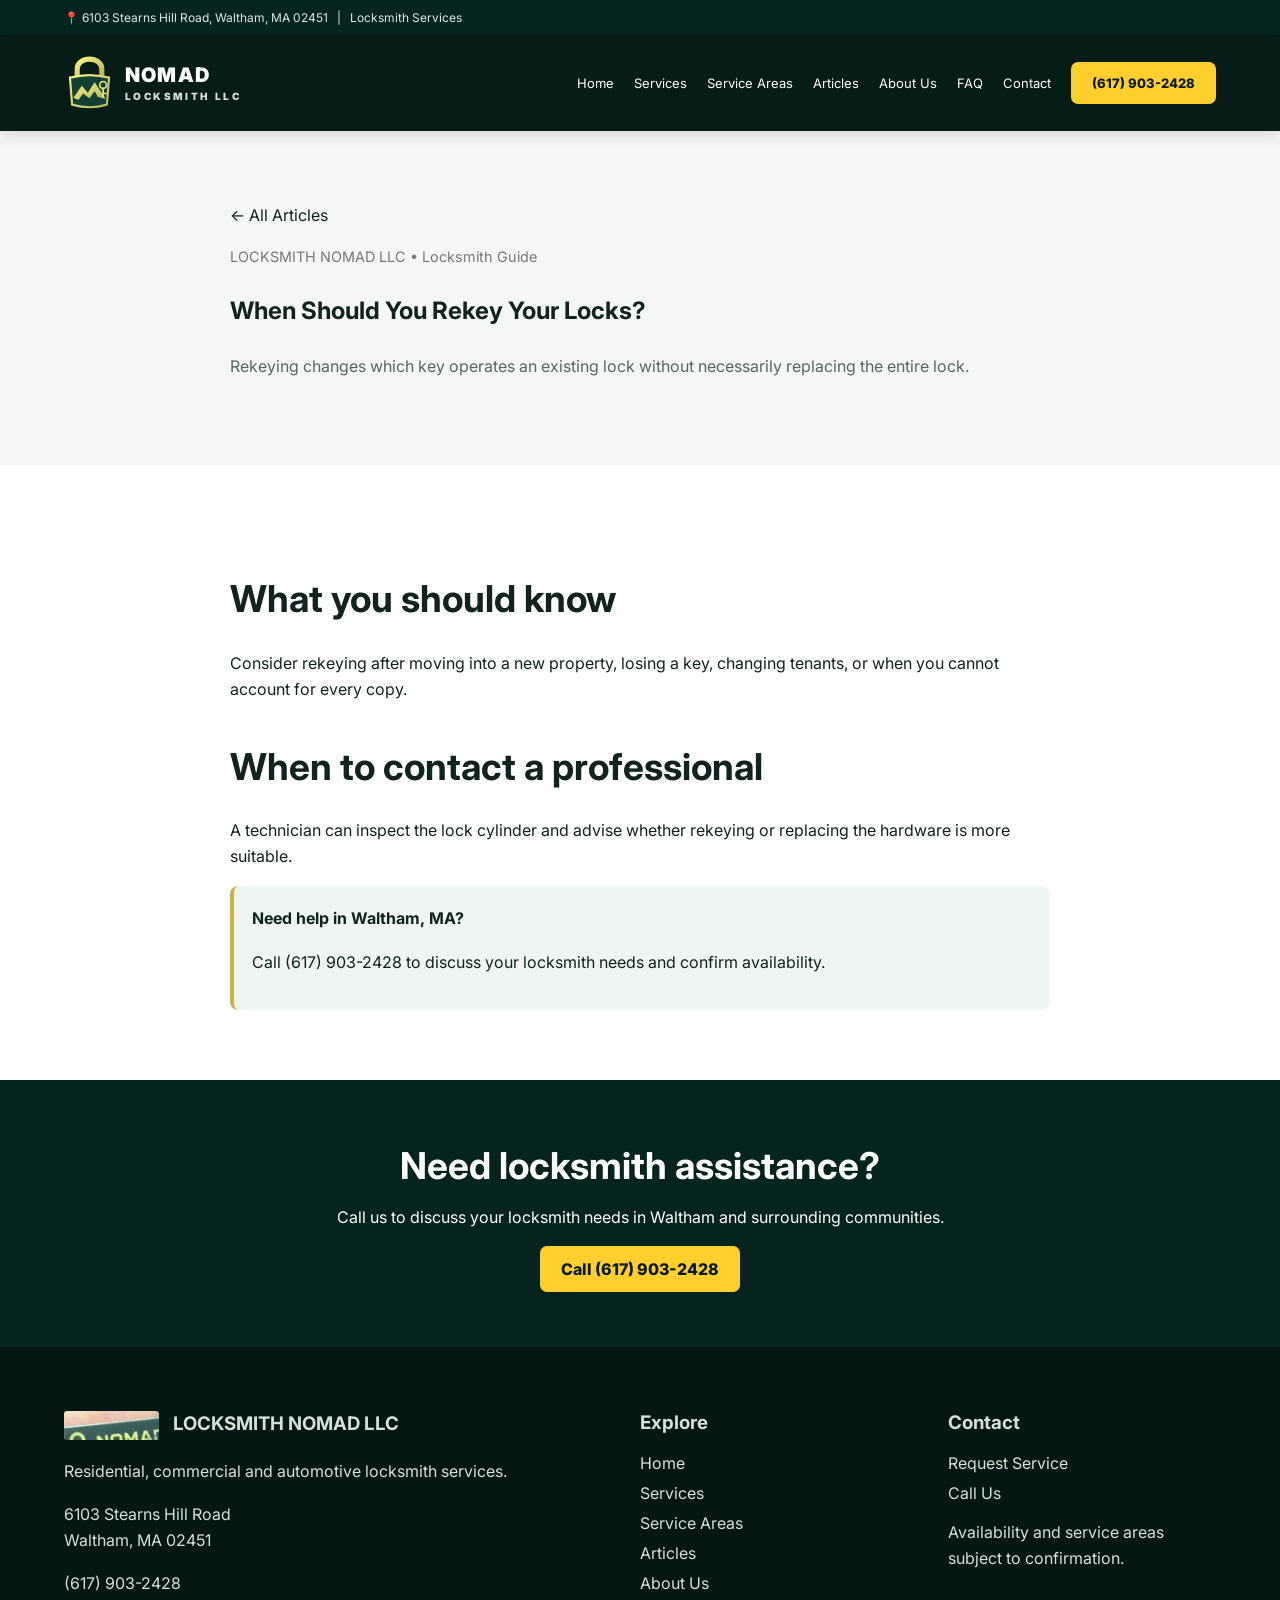
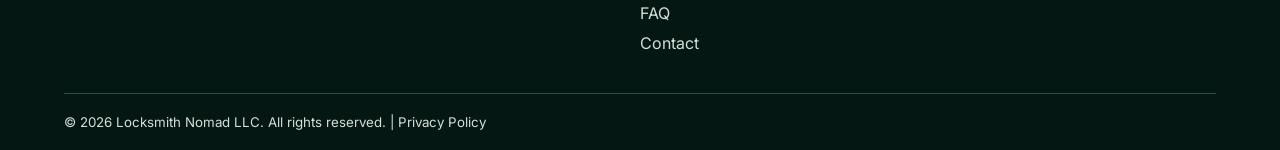
<file: when-to-rekey-locks.html>
<!doctype html><html lang="en"><head><meta charset="utf-8"><meta name="viewport" content="width=device-width,initial-scale=1"><title>When Should You Rekey Your Locks? | Locksmith Nomad LLC</title><meta name="description" content="Locksmith Nomad LLC offers residential, commercial and automotive locksmith services in Waltham MA. Call 617-903-2428."><meta name="theme-color" content="#061d19"><link rel="stylesheet" href="assets/style.css"></head><body><div class="top">📍 6103 Stearns Hill Road, Waltham, MA 02451 &nbsp; | &nbsp; Locksmith Services</div><header class="nav"><a href="index.html" class="brand"><img class="brandlogo" src="assets/nomad-lock-icon.svg" alt="Nomad Locksmith padlock mountain and key logo"><span class="brandwords">NOMAD <small>LOCKSMITH LLC</small></span></a><button class="menu" aria-label="Toggle menu">☰ Menu</button><nav class="navlinks"><a href="index.html">Home</a><a href="services.html">Services</a><a href="areas.html">Service Areas</a><a href="articles.html">Articles</a><a href="about.html">About Us</a><a href="faq.html">FAQ</a><a href="contact.html">Contact</a><a class="btn" href="tel:+16179032428">(617) 903-2428</a></nav></header><main><section class="section alt"><div class="wrap article-body"><a href="articles.html">← All Articles</a><p class="article-meta">LOCKSMITH NOMAD LLC • Locksmith Guide</p><h1>When Should You Rekey Your Locks?</h1><p class="muted">Rekeying changes which key operates an existing lock without necessarily replacing the entire lock.</p></div></section><section class="section"><div class="wrap article-body"><h2>What you should know</h2><p>Consider rekeying after moving into a new property, losing a key, changing tenants, or when you cannot account for every copy.</p><h2>When to contact a professional</h2><p>A technician can inspect the lock cylinder and advise whether rekeying or replacing the hardware is more suitable.</p><div class="notice"><strong>Need help in Waltham, MA?</strong><p>Call <a href="tel:+16179032428">(617) 903-2428</a> to discuss your locksmith needs and confirm availability.</p></div></div></section></main><section class="cta"><div class="wrap"><h2>Need locksmith assistance?</h2><p>Call us to discuss your locksmith needs in Waltham and surrounding communities.</p><a class="btn" href="tel:+16179032428">Call (617) 903-2428</a></div></section><footer class="footer"><div class="wrap"><div class="footgrid"><div><h3><img class="footerlogo" src="assets/original-card-logo.jpg" alt="Nomad Locksmith logo"> LOCKSMITH NOMAD LLC</h3><p>Residential, commercial and automotive locksmith services.</p><p>6103 Stearns Hill Road<br>Waltham, MA 02451</p><p><a href="tel:+16179032428">(617) 903-2428</a></p></div><div><h3>Explore</h3><a href="index.html">Home</a><a href="services.html">Services</a><a href="areas.html">Service Areas</a><a href="articles.html">Articles</a><a href="about.html">About Us</a><a href="faq.html">FAQ</a><a href="contact.html">Contact</a></div><div><h3>Contact</h3><a href="contact.html">Request Service</a><a href="tel:+16179032428">Call Us</a><p>Availability and service areas subject to confirmation.</p></div></div><small>© 2026 Locksmith Nomad LLC. All rights reserved. | <a href="privacy.html" style="display:inline">Privacy Policy</a></small></div></footer><script src="assets/script.js"></script></body></html>
</file>
<file: assets/style.css>
@import url('https://fonts.googleapis.com/css2?family=Inter:wght@400;500;600;700;800&display=swap');:root{--dark:#061d19;--green:#0b3830;--gold:#ffd02d;--ink:#11231f;--muted:#586763;--bg:#f4f7f5}*{box-sizing:border-box}body{margin:0;font-family:Inter,Arial,sans-serif;color:var(--ink);background:white}a{text-decoration:none;color:inherit}.top{background:#08241f;color:#dbe9e4;padding:10px max(5%,calc((100% - 1200px)/2));font-size:12px}.nav{display:flex;justify-content:space-between;align-items:center;gap:24px;padding:18px 5%;background:#071b17;color:white;position:sticky;top:0;z-index:10;box-shadow:0 4px 15px #0002}.brand{display:flex;align-items:center;gap:10px;font-size:18px;font-weight:800;letter-spacing:.5px}.brand .mark{font-size:28px;color:var(--gold)}.brand small{display:block;font-size:10px;letter-spacing:4px;color:#d4dcd8}.navlinks{display:flex;align-items:center;gap:20px;font-size:13px}.navlinks a:hover{color:var(--gold)}.btn{display:inline-block;background:var(--gold);color:#081b16;padding:13px 21px;border-radius:7px;font-weight:800;border:0;cursor:pointer}.btn.outline{background:transparent;color:var(--gold);border:1px solid var(--gold)}.hero{background:linear-gradient(110deg,#061b17f7 20%,#0b3229db 66%,#102c24b8),url('brand-reference.jpg') center/cover;color:white;padding:95px 5%}.wrap{max-width:1200px;margin:auto}.hero h1{font-size:clamp(36px,5vw,66px);max-width:780px;line-height:1.1;margin:12px 0}.gold{color:var(--gold)}.hero p{max-width:600px;line-height:1.7;color:#d8e3de}.actions{display:flex;gap:12px;flex-wrap:wrap;margin-top:25px}.eyebrow{font-size:12px;letter-spacing:2px;font-weight:800;text-transform:uppercase;color:var(--gold)}.section{padding:70px 5%}.section.alt{background:var(--bg)}h2{font-size:clamp(26px,3vw,37px);margin:8px 0 13px}p{line-height:1.65}.muted{color:var(--muted)}.grid{display:grid;grid-template-columns:repeat(3,1fr);gap:18px;margin-top:30px}.card{background:white;border:1px solid #e3e9e6;border-radius:12px;padding:25px;box-shadow:0 8px 24px #06241a09}.card h3{margin:10px 0}.symbol{font-size:30px;color:#0b5a49}.more{color:#00684c;font-weight:700;font-size:13px}.strip{background:var(--green);color:white;padding:23px 5%}.strip .wrap{display:flex;justify-content:space-between;gap:20px;flex-wrap:wrap;font-weight:700}.areas{display:flex;flex-wrap:wrap;gap:10px;margin-top:24px}.pill{padding:12px 18px;border-radius:50px;background:#e5f0eb;color:#0b4536;font-weight:700;font-size:13px}.cta{background:#06231d;color:white;padding:55px 5%;text-align:center}.footer{background:#041712;color:#d3e0db;padding:45px 5% 20px}.footgrid{display:grid;grid-template-columns:2fr 1fr 1fr;gap:40px}.footer a{display:block;margin:10px 0;color:#d3e0db}.footer small{display:block;border-top:1px solid #315147;margin-top:30px;padding-top:20px}.pagehead{background:var(--green);color:white;padding:65px 5%}.pagehead h1{font-size:44px}.form{display:grid;gap:12px;max-width:650px}.form input,.form select,.form textarea{padding:15px;border:1px solid #c9d6cf;border-radius:8px;font:inherit;width:100%}.menu{display:none;color:white;background:transparent;border:1px solid #456359;border-radius:5px;padding:8px 12px}@media(max-width:850px){.navlinks{display:none;position:absolute;top:70px;left:0;right:0;background:#071b17;padding:20px;flex-direction:column;align-items:flex-start}.navlinks.show{display:flex}.menu{display:block}.grid{grid-template-columns:1fr 1fr}.footgrid{grid-template-columns:1fr 1fr}.hero{padding:65px 5%}}@media(max-width:580px){.grid,.footgrid{grid-template-columns:1fr}.hero h1{font-size:37px}.top{font-size:10px}.nav{padding:15px 5%}.section{padding:50px 5%}}
/* Original client logo from supplied business card */
.brandlogo{width:112px;height:40px;object-fit:cover;object-position:left center;border-radius:3px;display:block}.brandwords{font-weight:900;letter-spacing:.06em}.brandwords small{display:block;letter-spacing:.2em}.footerlogo{width:95px;vertical-align:middle;border-radius:3px;margin-right:10px}.article-body{max-width:820px;margin:auto;line-height:1.85}.article-body h2{margin-top:30px}.article-body li{margin:12px 0}.article-meta{color:#777;font-size:.9rem}.notice{background:#eef6f1;padding:18px;border-left:4px solid #d7ad45;border-radius:8px}@media(max-width:650px){.brandlogo{width:70px;height:28px}.brandwords{font-size:13px}}

/* Final brand refinement */
.brandlogo{width:51px!important;height:60px!important;object-fit:contain!important;border-radius:0!important;flex:none;background:none!important}
.brandwords{font-size:20px;line-height:1.1;white-space:nowrap}.brandwords small{font-size:10px;letter-spacing:2.4px;margin-top:5px}
.brand-section{padding:60px 5%;background:#fff;overflow:hidden}.building-brands{background:#edf4f0}.brand-section h2{margin:8px 0 9px}.brand-section p{color:#64736d;max-width:750px}.brand-marquee{margin-top:26px;overflow:hidden;mask-image:linear-gradient(90deg,transparent,#000 5%,#000 95%,transparent)}.brand-track{display:flex;gap:14px;width:max-content;animation:nomad-scroll 48s linear infinite}.brand-track.reverse{animation-direction:reverse;animation-duration:45s}.brand-marquee:hover .brand-track{animation-play-state:paused}.brand-pill{flex:none;display:flex;align-items:center;justify-content:center;min-width:158px;min-height:72px;border-radius:12px;border:1px solid #d8e5dc;background:#fff;color:#15382e;font-size:16px;font-weight:900;letter-spacing:.7px;padding:12px 23px;box-shadow:0 4px 18px #00251908}.brand-disclaimer{font-size:11px;margin-top:18px}@keyframes nomad-scroll{from{transform:translateX(0)}to{transform:translateX(-50%)}}.feature-grid{display:grid;grid-template-columns:repeat(3,minmax(0,1fr));gap:17px;margin-top:26px}.feature-item{display:flex;flex-direction:column;gap:11px;padding:25px;background:#fff;border:1px solid #dae6e0;border-radius:15px;transition:transform .2s,box-shadow .2s}.feature-item:hover{transform:translateY(-4px);box-shadow:0 15px 35px #00301a16}.feature-item span{font-size:29px}.feature-item strong{font-size:17px}.feature-item small{color:#65766e;font-size:13px;line-height:1.6}.cta-banner{background:linear-gradient(120deg,#061c17,#105343);color:#fff;padding:56px 5%}.cta-inner{display:flex;align-items:center;justify-content:space-between;gap:28px}.cta-banner h2{max-width:600px}.cta-banner p{color:#d4e5db}.cta-banner .actions{flex-shrink:0}@media(max-width:750px){.feature-grid{grid-template-columns:repeat(2,minmax(0,1fr))}.cta-inner{flex-direction:column;align-items:flex-start}.brand-pill{min-width:140px;min-height:60px;font-size:14px}}@media(max-width:450px){.feature-grid{grid-template-columns:1fr}.brandwords{font-size:16px}.brandlogo{width:42px!important;height:48px!important}}
@media(prefers-reduced-motion:reduce){.brand-track{animation:none;flex-wrap:wrap;width:auto}.brand-marquee{mask-image:none}}

/* Brand graphics */
.brand-pill.logo-pill{display:flex;align-items:center;justify-content:center;min-width:190px;height:106px;padding:10px 14px;background:#fff;border:1px solid #dce5e5;border-radius:14px;box-sizing:border-box}
.logo-pill img{display:block;width:170px;height:78px;object-fit:contain}
.footerlogo{object-fit:contain!important;background:transparent!important}
@media(max-width:650px){.brand-pill.logo-pill{min-width:150px;height:90px}.logo-pill img{width:130px;height:68px}}
</file>
